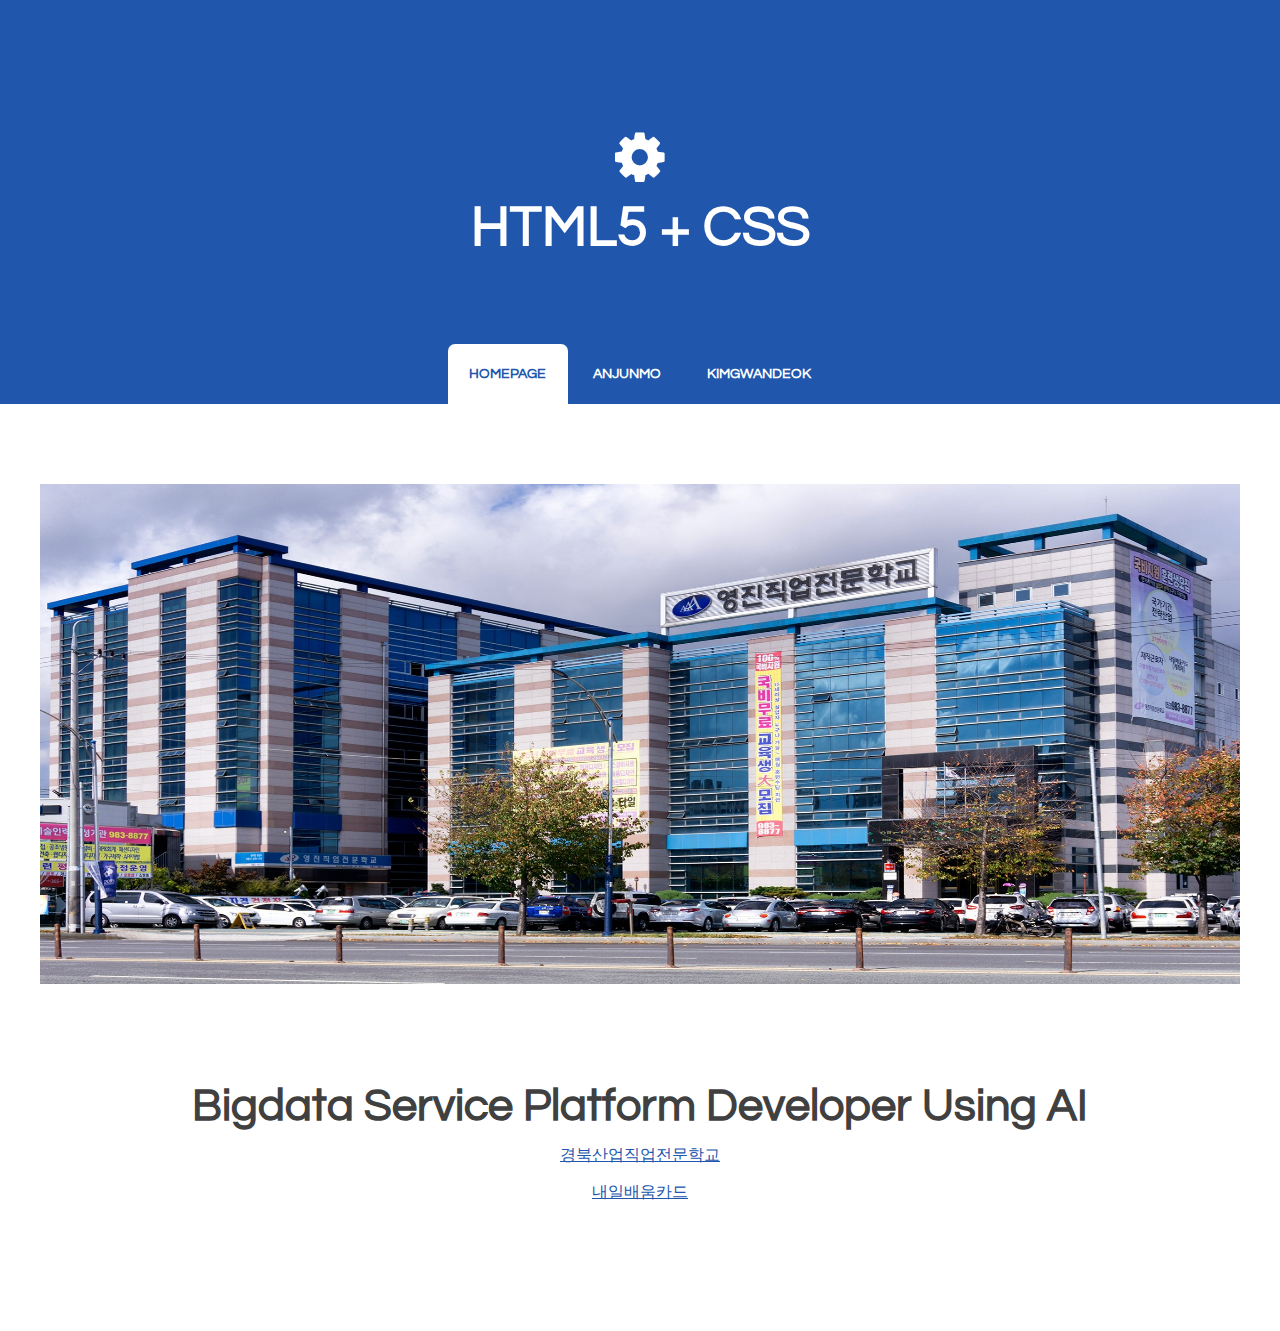
<file: index.html>
<!DOCTYPE html PUBLIC "-//W3C//DTD XHTML 1.0 Strict//EN" "http://www.w3.org/TR/xhtml1/DTD/xhtml1-strict.dtd">
<!--
Design by TEMPLATED
http://templated.co
Released for free under the Creative Commons Attribution License

Name       : Undeviating 
Description: A two-column, fixed-width design with dark color scheme.
Version    : 1.0
Released   : 20140322

-->
<html xmlns="http://www.w3.org/1999/xhtml">
<head>
<meta http-equiv="Content-Type" content="text/html; charset=utf-8" />
<title></title>
<meta name="keywords" content="" />
<meta name="description" content="" />
<link href="http://fonts.googleapis.com/css?family=Source+Sans+Pro:200,300,400,600,700,900|Quicksand:400,700|Questrial" rel="stylesheet" />
<link href="default.css" rel="stylesheet" type="text/css" media="all" />
<link href="fonts.css" rel="stylesheet" type="text/css" media="all" />

<!--[if IE 6]><link href="default_ie6.css" rel="stylesheet" type="text/css" /><![endif]-->

</head>
<body>
<div id="header-wrapper">
	<div id="header" class="container">
		<div id="logo">
        	<span class="icon icon-cog"></span>
			<h1><a href="#">HTML5 + CSS</a></h1>
		</div>
		<div id="menu">
			<ul>
				<li class="active"><a href="#" accesskey="1" title="">Homepage</a></li>
				<li ><a href="junmo.html" accesskey="2" title="">ANJUNMO</a></li>
				<li><a href="https://barnabas0506.github.io/webhosting_20210203/" accesskey="3" title="">KIMGWANDEOK</a></li>
			
			</ul>
		</div>
	</div>
</div>
<div class="wrapper">
	<div id="banner" class="container"><img src="images/본교1.jpg" width="1200" height="500" alt="" /></div>
	<div id="welcome" class="container">
    	
<div class="title">
	 
	<h2>Bigdata Service Platform Developer Using AI</h2>
	<br> 
	<a href="http://kb.or.kr/p/?j=56&edu_code=VmtaYVUySnRWa1pOVkU1UlZrUkJPUT09K00=">경북산업직업전문학교</a> <br> <br> 
	<a href="https://www.hrd.go.kr/hrdp/co/pcobo/PCOBO0100P.do?tracseId=AIG20200000286525&tracseTme=1&crseTracseSe=C0061&trainstCstmrId=500020019775#undefined">내일배움카드</a>
		</div>
		
	</div>
</body>
</html>
</file>
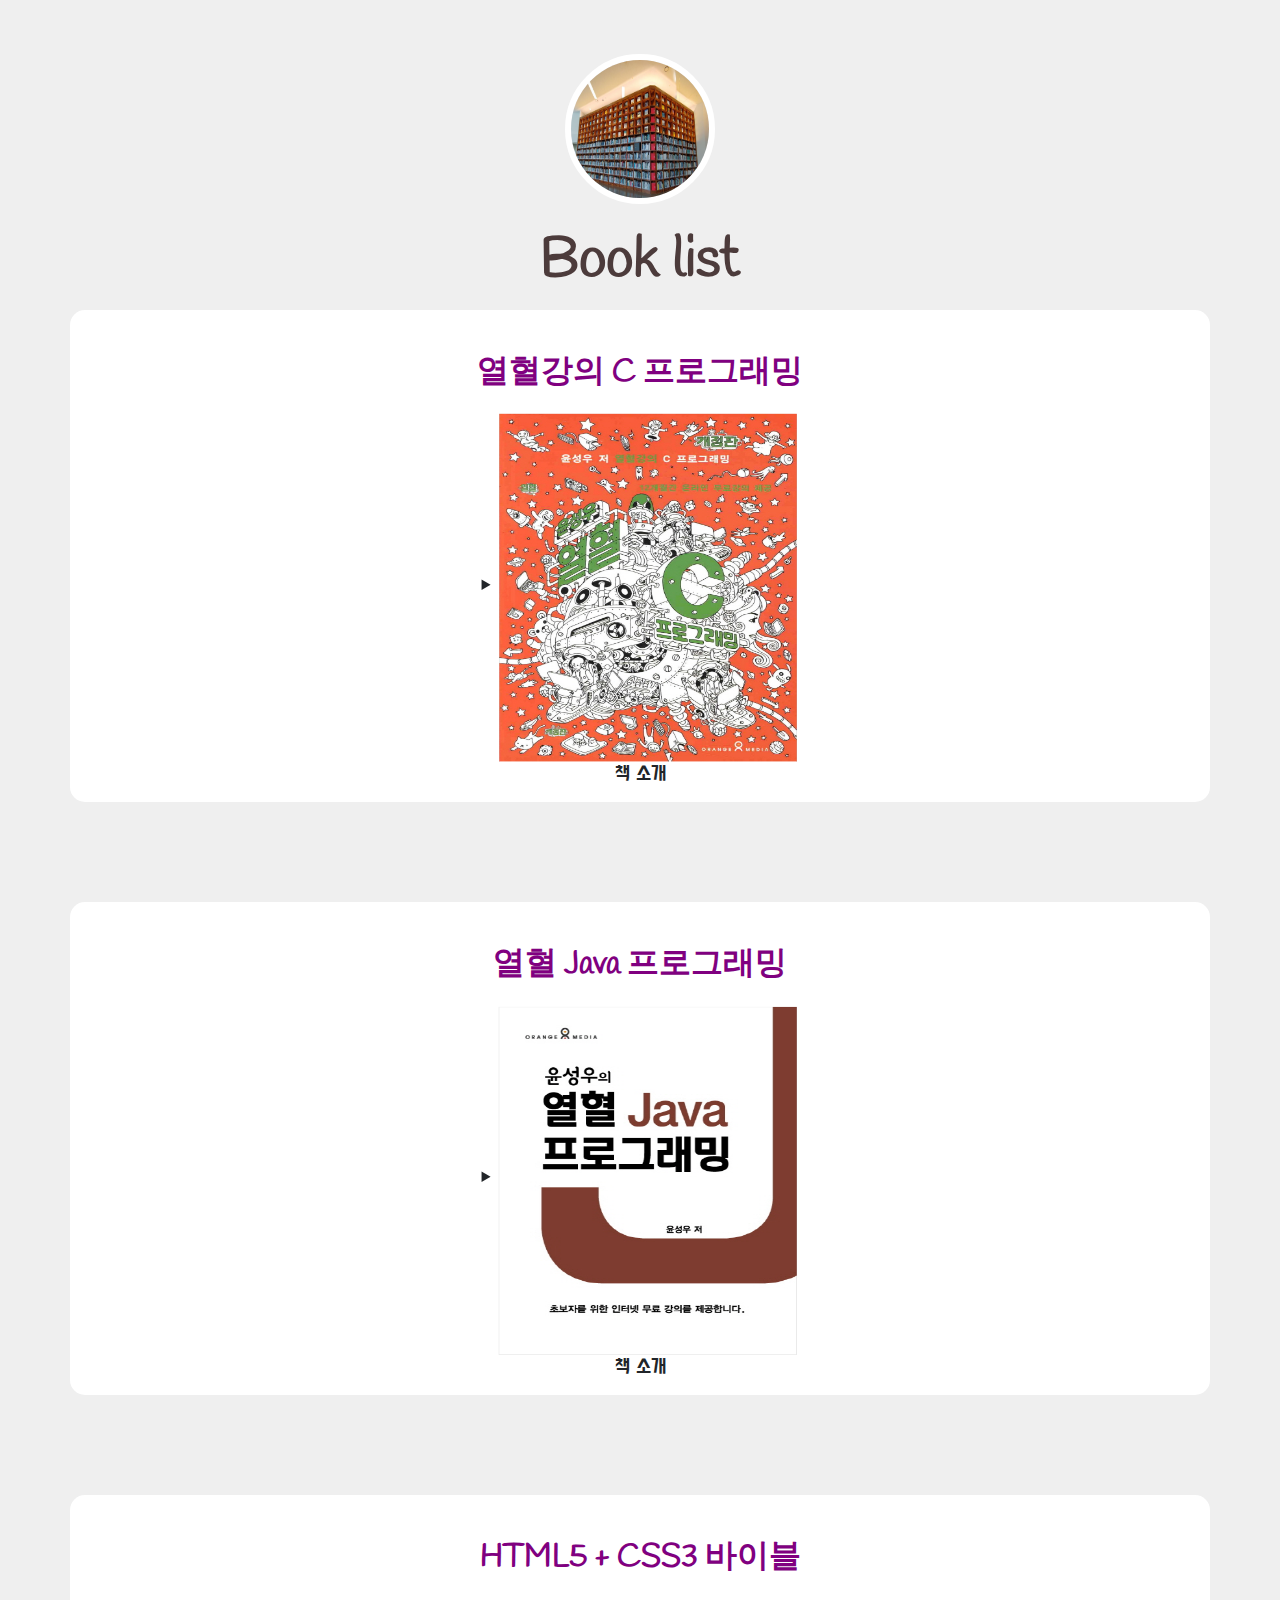
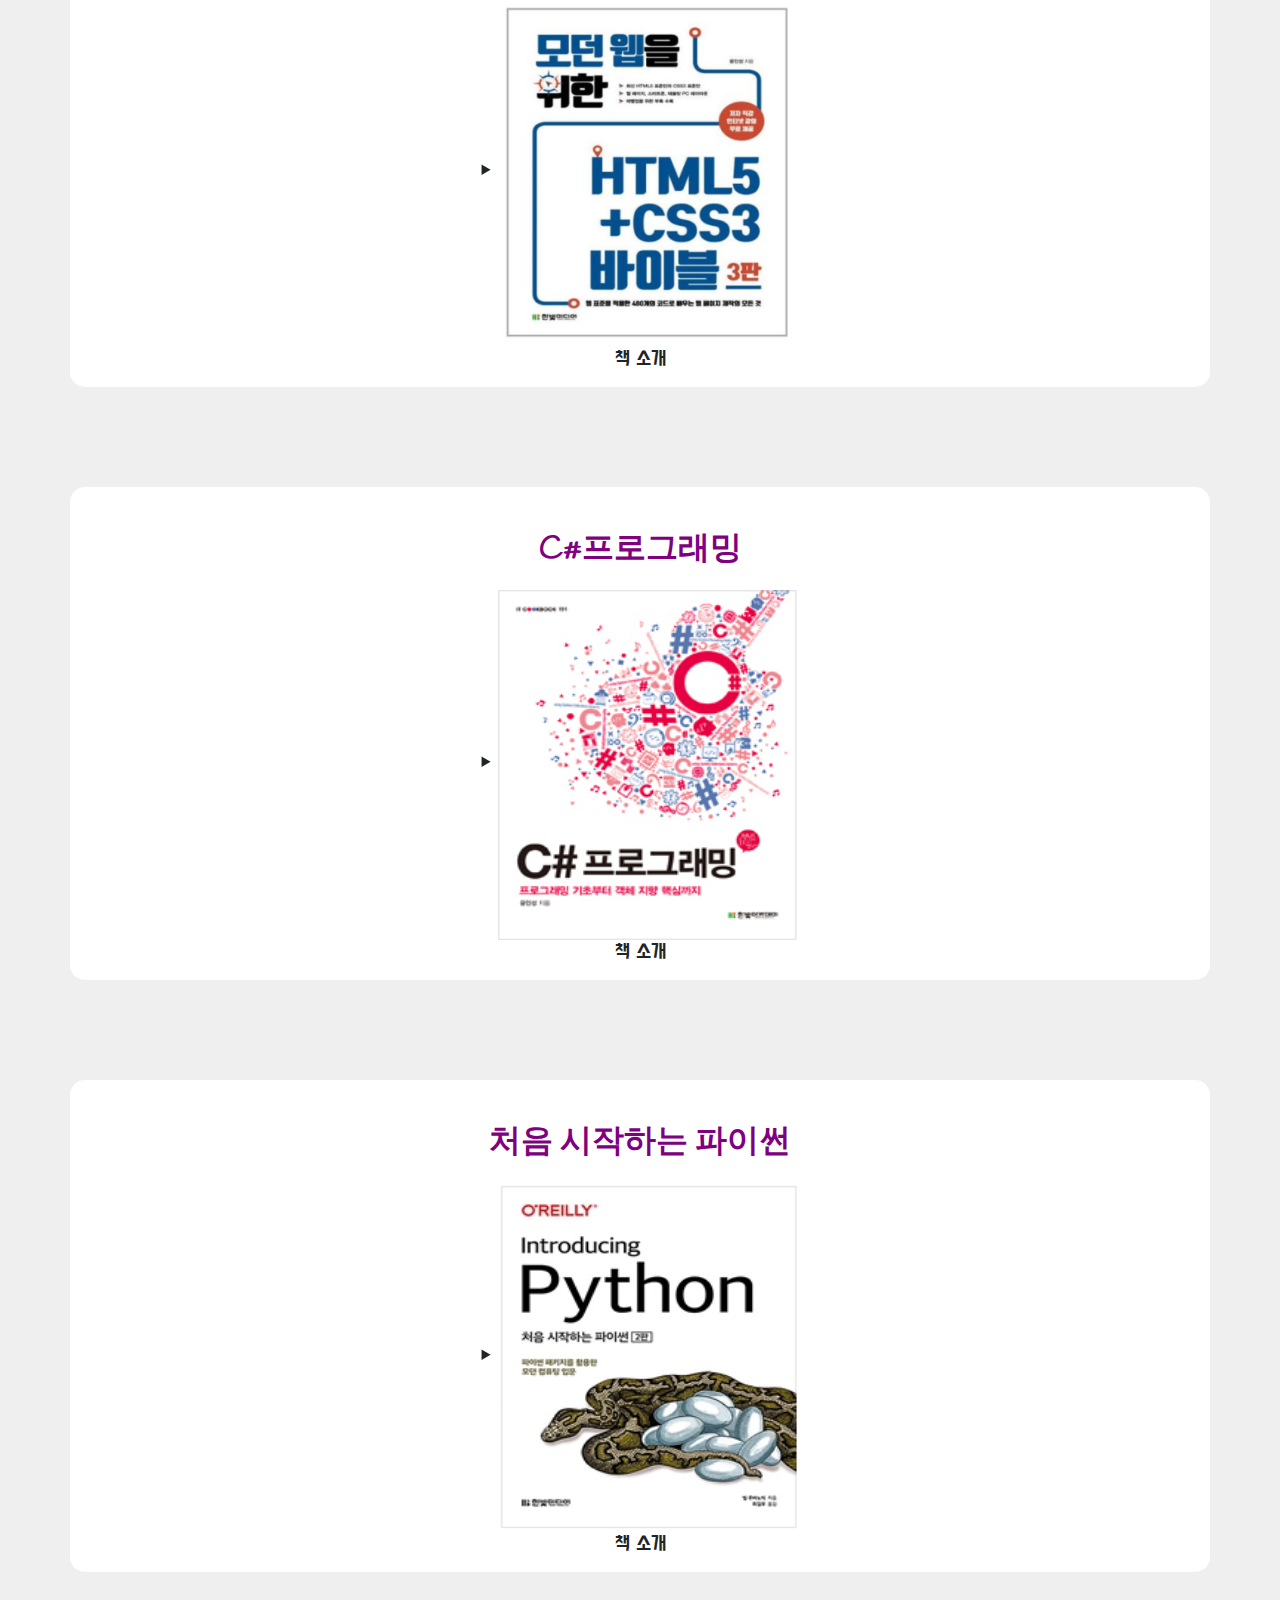
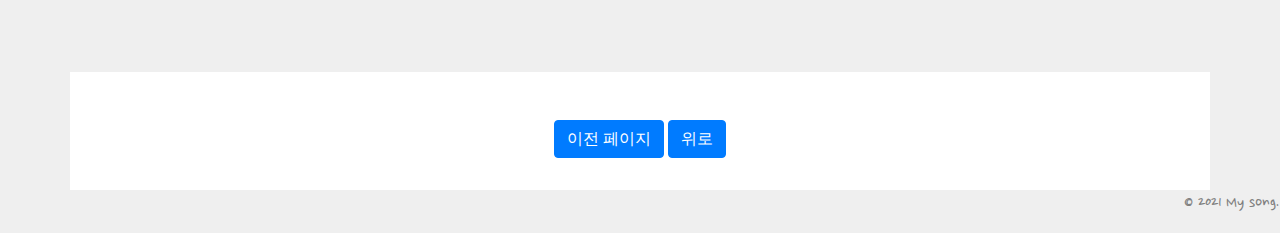
<file: book.html>
<!doctype html>
<html lang="en">

<head>
    <!-- Required meta tags -->
    <meta charset="utf-8">
    <meta name="viewport" content="width=device-width, initial-scale=1, shrink-to-fit=no">

    <!-- Bootstrap CSS -->
    <!-- <link rel="stylesheet" href="https://stackpath.bootstrapcdn.com/bootstrap/4.2.1/css/bootstrap.min.css" integrity="sha384-GJzZqFGwb1QTTN6wy59ffF1BuGJpLSa9DkKMp0DgiMDm4iYMj70gZWKYbI706tWS" crossorigin="anonymous"> -->
    <link rel="stylesheet" href="assets/css/song_02.css">
    <!-- <script src="https://kit.fontawesome.com/d2b0ba79a1.js" crossorigin="anonymous"></script> -->
    <link rel="stylesheet" href="assets/css/song.css">
    <link rel="preconnect" href="https://fonts.gstatic.com">
    <link href="https://fonts.googleapis.com/css2?family=Do+Hyeon&family=Nanum+Pen+Script&display=swap"
        rel="stylesheet">
    <link rel="preconnect" href="https://fonts.gstatic.com">
    <link href="https://fonts.googleapis.com/css2?family=Handlee&display=swap" rel="stylesheet">
    <link rel="preconnect" href="https://fonts.gstatic.com">
<link href="https://fonts.googleapis.com/css2?family=Do+Hyeon&display=swap" rel="stylesheet">
    <title>Personal Information</title>
    <style>
        p {
            font-family: 'Nanum Pen Script', cursive;
        }

        table,
        a {
            font-family: 'Do Hyeon', sans-serif, ;
        }
    </style>






</head>

<body class="bg-custom">

    <header id="header" class="container mx-auto">
        <figure id="img-div"></figure>
        <div id="image">
            <img src="images/book/책장.jpg" width="150" height="150" alt="">
        </div>
        <br>
        <figcaption id="img-caption" class="font-weight-bold display-4"> Book list </figcaption>
        </figure>
    </header>
    <section id="about-me" class="container bg-white text-center pt-4 pb-2">
        <h2 class="font-weight-bold display-5 mx-auto">열혈강의 C 프로그래밍</h2>
        <br>
        <details>
           
            <summary>
                
                <img src="images/book/Cbook.PNG" width="300" height="350" alt="">
                
                <h5 class="lyrics">책 소개</h5>
            </summary>

            <div class="my-4">
                <p>
                    윤성우 열형강의『C 프로그래밍』은 C언어에 대한 기본을 배울 수 있는 개론서이다. <br>
                    이 책은 총 4개의 파트로 구성이 되어 있다. C언어의 기본이 되는 내용들을 다루고 배열과 포인트에 대해서 다루고 구조체,<br>
                    매크로를 비롯한 파일 입출력에 대한 내용을 다루고 있다. 내용 중간 중간에 연습문제를 넣어 내용의 이해도를 점검할 수 있도록 <br>
                    구성하였으며 이해를 돕기 위한 인터넷 강의가 무료로 제공이 된다.<br>

                </p>

            </div>
        </details>
        <div class="text-right right">

        </div>
    </section>
    <section id="my-codeing-schedule" class="container bg-white text-center pt-4 pb-2 mx-auto">
        <h2 class="font-weight-bold display-5 mx-auto">열혈 Java 프로그래밍</h2>
        <br>
        <details>
            <summary>
            
                <img src="images/book/JAVAbook.PNG" width="300" height="350" alt=""> 
                <h5 class="lyrics">책 소개</h5>
            </summary>
               
            <div class="my-4">
                <p>
                    『윤성우의 열혈 JAVA 프로그래밍』은 최신 내용을 바탕으로 새롭게 집필된 자바책이다. <br>
                    자바 8이 발표되면서 초보자들에게 어려울 수 있는 문법적 요소가 상당수 포함이 되었으나 저자 특유의 쉽고 명확한 설명을 통해서 어렵지 않게 해당 내용들을 설명한 책이다. <br>
                    본서의 설명에는 독자들을 고려한 과하지 않은 스토리가 부분부분 담겨 있다. 때문에 상대적으로 재미를 느끼며 자바를 공부할 수 있다.<br>
                </p>
            </div>
        </details>
    </section>
    <section id="skills" class="container bg-white text-center pt-4 pb-2 mx-auto">
        <h2 class="font-weight-bold display-5 mx-auto">HTML5 + CSS3 바이블</h2>
        <br>
        <details>
            <summary>
                <img src="images/book/HTMLbook.PNG" width="300" height="350" alt="">
                <h5 class="lyrics">책 소개</h5>
            </summary>
            <div class="my-4">
                <p>
                    HTML5, CSS3를 배우는 것보다 더 중요한 것은 그것을 이용해 웹 페이지를 구현하는 것입니다. <br>
                    이 책은 HTML5 표준과 CSS3 표준을 사용하여 웹 페이지를 구현하는 방법을 중심으로 설명합니다. <br>
                    웹 페이지 레이아웃, 스마트폰 레이아웃, 태블릿 PC 레이아웃, 소셜커머스 메인 페이지 레이아웃을 담았습니다<br>
                </p>
            </div>
        </details>
    </section>
    <section id="contact" class="container bg-white text-center pt-4 pb-2 mx-auto">
        <h2 class="font-weight-bold display-5 mx-auto">C#프로그래밍</h2>
        <br>
        <details>
            <summary>
                <img src="images/book/C샵book.PNG" width="300" height="350" alt="">
                <h5 class="lyrics">책 소개</h5>
            </summary>
                
            <div class="my-4">
                <p>
                    프로그래밍 기초부터 객체 지향 핵심까지 다루고 있는 [C# 프로그래밍]. <br>
                    책은 C# 언어를 “실습 환경 구축 ▶ 기본예제 ▶ 응용예제/윈도 폼 ▶ 프로젝트” 순의 풍부한 예제와 함께 단계적으로 익힐 수 있도록 구성했다. <br>
                    장별 이론을 윈도 폼에 적용하여 비주얼한 실행 결과를 확인할 수 있어 학습자가 흥미를 잃지 않도록 도와주고, <br>
                    객체 지향 언어를 최대한 일반화해서 다루었기 때문에 다른 객체 지향 언어를 공부할 때에도 많은 도움이 될 것이다.<br>
                </p>

            </div>
        </details>
    </section>
    <section id="contact" class="container bg-white text-center pt-4 pb-2 mx-auto">
        <h2 class="font-weight-bold display-5 mx-auto">처음 시작하는 파이썬</h2>
        <br>
        <details>
            <summary>
                <img src="images/book/Pythonbook.PNG" width="300"  height="350" alt="">
                <h5 class="lyrics">책 소개</h5>
            </summary>
                
            <div class="my-4">
                <p>
                    이 책은 프로그래밍을 막 시작하는 입문자나, 이미 다른 프로그래밍 언어를 학습한 개발자가 파이썬을 쉽고 빠르게 배울 수 있게 안내한다. <br>
                    1판과 다르게 2판은 1부와 2부로 나뉘었다. 1부에서는 테스팅, 디버깅, 코드 재사용 방법, 기타 개발 팁과 모범 사례 등 파이썬 기본 개념을 설명한다.<br>
                    2부에서는 다양한 파이썬 도구와 비즈니스, 과학, 예술 등 여러 분야에서 사용하는 오픈 소스 패키지를 소개한다. <br>
                    각 장에서 배운 내용을 활용할 수 있도록 연습문제를 추가했고, 비동기 라이브러리, F-문자열 등 파이썬 3.7 기능도 새롭게 추가했다.<br>
                </p>

            </div>
        </details>
    </section>
   

    <section id="sing" class="container bg-white text-center pt-4 pb-2 mx-auto">
        <h4 class="font-weight-bold display-5 mx-auto"></h4>

        <div class="my-4 mx-auto">



            <a href="junmo.html" class="btn btn-primary">이전 페이지</a>
            <a href="#" class="btn btn-primary">위로</a>

        </div>
    </section>
    <footer id="foot" class="mt-0">
        <p class="text-right">&copy; 2021 My song.</p>
    </footer>



    <!-- Optional JavaScript -->
    <!-- jQuery first, then Popper.js, then Bootstrap JS -->
    <script src="https://code.jquery.com/jquery-3.3.1.slim.min.js"
        integrity="sha384-q8i/X+965DzO0rT7abK41JStQIAqVgRVzpbzo5smXKp4YfRvH+8abtTE1Pi6jizo" crossorigin="anonymous">
    </script>
    <script src="https://cdnjs.cloudflare.com/ajax/libs/popper.js/1.14.6/umd/popper.min.js"
        integrity="sha384-wHAiFfRlMFy6i5SRaxvfOCifBUQy1xHdJ/yoi7FRNXMRBu5WHdZYu1hA6ZOblgut" crossorigin="anonymous">
    </script>
    <script src="https://stackpath.bootstrapcdn.com/bootstrap/4.2.1/js/bootstrap.min.js"
        integrity="sha384-B0UglyR+jN6CkvvICOB2joaf5I4l3gm9GU6Hc1og6Ls7i6U/mkkaduKaBhlAXv9k" crossorigin="anonymous">
    </script>
</body>

</html>
</file>
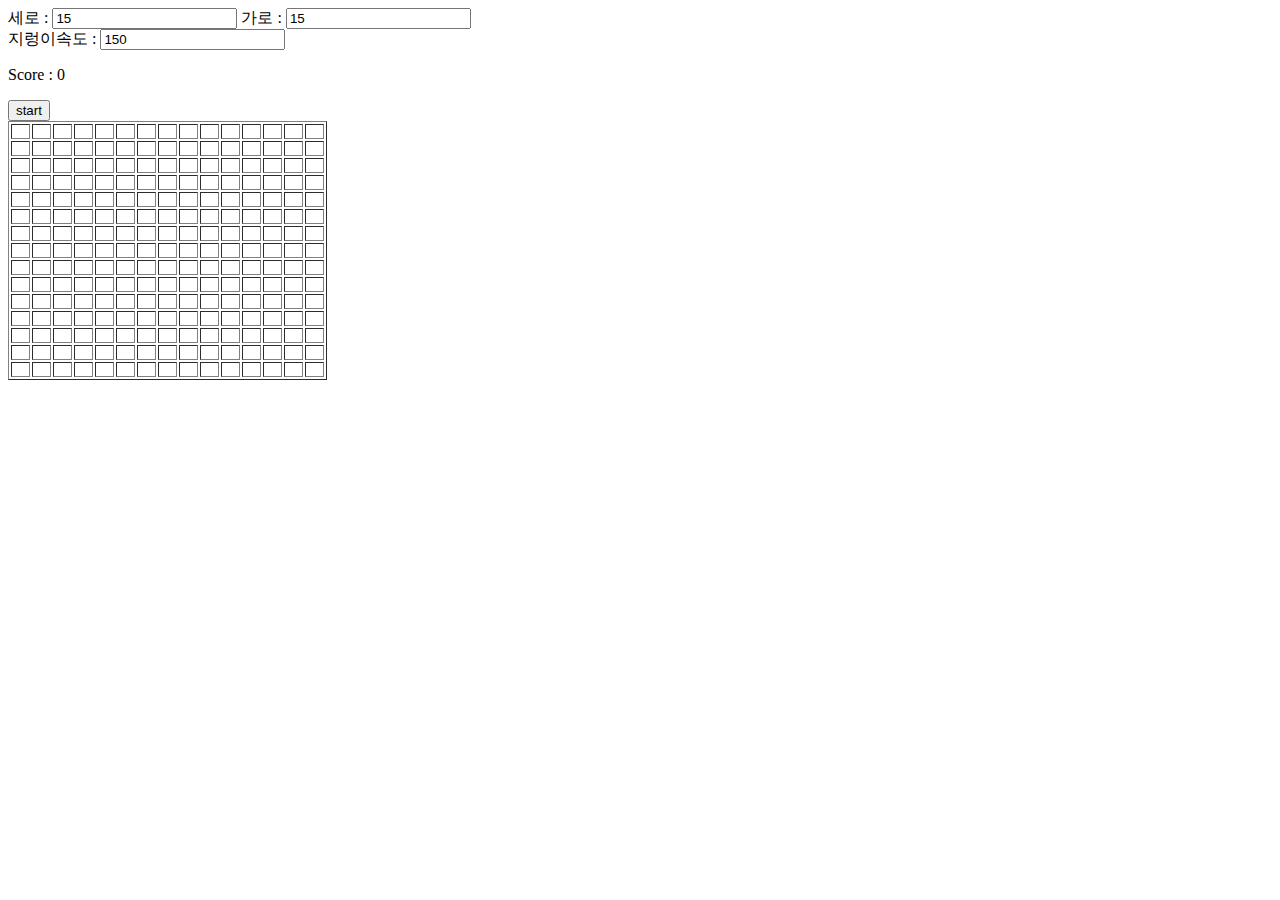
<file: game.html>
<!DOCTYPE html>
<html>
    <head>
        <title>지렁이 게임</title>
        
      
    </head>
    <body>
        
      
        <script type="text/javascript">
            window.onload = function() {
                document.getElementsByTagName("body")[0].innerHTML = '';
                createInput();
                getInputValue();
                createMap(mapRow, mapCol, 15, 15);
                createBtn();
            };
    
            // start/restart game
            var moveSnake, direction;
            var snakeSpeed = 150;
            var mapRow = 15;
            var mapCol = 15;
            var score = 0;
            function startGame() {
                getInputValue();
                if(mapRow >= 10 && mapCol >= 10) {
                document.getElementsByTagName("body")[0].innerHTML = '';
                snakeBody.splice(0);
                direction = 4;
                score = 0;
                clearInterval(moveSnake);
                createInput();
                createMap(mapCol, mapRow, 15, 15);
                createBtn();
                createSnake();
                createFood();
                moveSnake = setInterval(move, snakeSpeed);
                
                //when arrow(direction) key clicked
                document.onkeydown = function() {
                    var check = true; // prevent fast-click bug
                    if (event.keyCode == 38 && direction != 2) {
                        if (snakeHead - mapBlock.length / mapRow == snakeBody[0]) check = false;
                        if (check) direction = 1;
                    } else if (event.keyCode == 40 && direction != 1) {
                        if (snakeHead + mapBlock.length / mapRow == snakeBody[0]) check = false;
                        if (check) direction = 2;
                    } else if (event.keyCode == 37 && direction != 4) {
                        if (snakeHead - 1 == snakeBody[0]) check = false;
                        if (check) direction = 3;
                    } else if (event.keyCode == 39 && direction != 3) {
                        if (snakeHead + 1 == snakeBody[0]) check = false;
                        if (check) direction = 4;
                    }
                    check = true;
                }
                } else {alert("mapRow and mapCol must be bigger than 9");}
            } // startGame()
    
            //Make map(table)
            function createMap(col, row, width, height) {
                var table = "<table id='map' border='1'>";
    
                for (var i = 0; i < row; i++) {
                    table += "<tr>";
                    for (var k = 0; k < col; k++) {
                        table += "<td width='" + width + "' height='" + height + "'></td>";
                    }
                    table += "</tr>";
                }
                document.write(table);
            }
    
            //make button
            function createBtn() {
                document.write("<button id='btn'>start</button>");
                document.getElementById('btn').onclick = function() {
                    startGame();
                };
            }
    
            //make input
            function createInput() {
                document
                        .write("세로 : <input type='text' id='mapRow' value='" + mapRow + "'/>");
                document
                        .write(" 가로 : <input type='text' id='mapCol' value='" + mapCol + "'/><br/>");
                document
                        .write("지렁이속도 : <input type='text' id='speed'value='" + snakeSpeed + "'/><br/>");
                document.write("<p id='score'>Score : " + score + "</p>");
            }
    
            function getInputValue() {
                mapRow = document.getElementById("mapRow").value;
                mapCol = document.getElementById("mapCol").value;
                snakeSpeed = document.getElementById("speed").value;
            }
    
            //make snake
            var snakeHead;
            var snakeBody = new Array();
            var mapBlock = document.getElementsByTagName('td');
            function createSnake() {
                var startLength = 4;
                snakeHead = Math.floor((mapRow % 2 == 1) ? (mapBlock.length / 2)
                        : (mapBlock.length / 2 - mapCol / 2));
                mapBlock[snakeHead].style.backgroundColor = 'green';
                for (var i = 1; i < startLength; i++) {
                    snakeBody.push(snakeHead - i);
                    mapBlock[snakeHead - i].style.backgroundColor = 'black';
                }
            }
    
            //make food
            var food;
            function createFood() {
                var check = true;
                while (true) {
                    var ranLoc = Math.floor(Math.random() * mapBlock.length);
                    if (snakeHead != ranLoc) {
                        for (var i = 0; i < snakeBody.length; i++) {
                            if (snakeBody[i] == ranLoc) {
                                check = false;
                                break;
                            }
                        }
                        if (check) {
                            food = ranLoc;
                            mapBlock[ranLoc].style.backgroundColor = "red";
                            break;
                        }
                        check = true;
                    }
                }
            }
    
            //move snake
            var temp1, temp2;
            function moveTo(loc) {
                mapBlock[snakeHead].style.backgroundColor = 'white';
                mapBlock[loc].style.backgroundColor = 'green';
                for (var i = 0; i < snakeBody.length; i++) {
                    if (i == 0) {
                        mapBlock[snakeBody[i]].style.backgroundColor = 'white';
                        temp1 = snakeBody[i];
                        snakeBody[i] = snakeHead;
                        snakeHead = loc;
                        mapBlock[snakeBody[i]].style.backgroundColor = 'black';
                    } else {
                        mapBlock[snakeBody[i]].style.backgroundColor = 'white';
                        temp2 = snakeBody[i];
                        snakeBody[i] = temp1;
                        temp1 = temp2;
                        mapBlock[snakeBody[i]].style.backgroundColor = 'black';
                    }
                }
            }
    
            function moveUp() { //1
                var nextLoc = snakeHead - mapBlock.length / mapRow;
                if (nextLoc >= 0) {
                    moveTo(nextLoc);
                } else {
                    gameOver();
                }
            }
    
            function moveDown() { //2
                var nextLoc = snakeHead + mapBlock.length / mapRow;
                if (nextLoc < mapBlock.length) {
                    moveTo(nextLoc);
                } else {
                    gameOver();
                }
            }
    
            function moveLeft() { //3
                var nextLoc = snakeHead - 1;
                if ((nextLoc + 1) % mapCol != 0) {
                    moveTo(nextLoc);
                } else {
                    gameOver();
                }
            }
    
            function moveRight() { //4
                var nextLoc = snakeHead + 1;
                if (nextLoc % mapCol != 0) {
                    moveTo(nextLoc);
                } else {
                    gameOver();
                }
            }
    
            function move() {
                switch (direction) {
                case 1:
                    moveUp();
                    break;
                case 2:
                    moveDown();
                    break;
                case 3:
                    moveLeft();
                    break;
                case 4:
                    moveRight();
                    break;
                }
    
                for (var i = 0; i < snakeBody.length; i++) {
                    if (snakeHead == snakeBody[i]) {
                        gameOver();
                        break;
                    }
                }
    
                if (snakeHead == food)
                    eat();
            }
    
            function eat() {
                snakeBody.push(temp2);
                mapBlock[temp2].style.backgroundColor = "black";
                score++;
                document.getElementById("score").innerHTML = "Score : " + score;
                createFood();
            }
    
            function gameOver() {
                clearInterval(moveSnake);
                alert("Game Over!");
            }
            </script>

            
    </body>
</html>
</file>
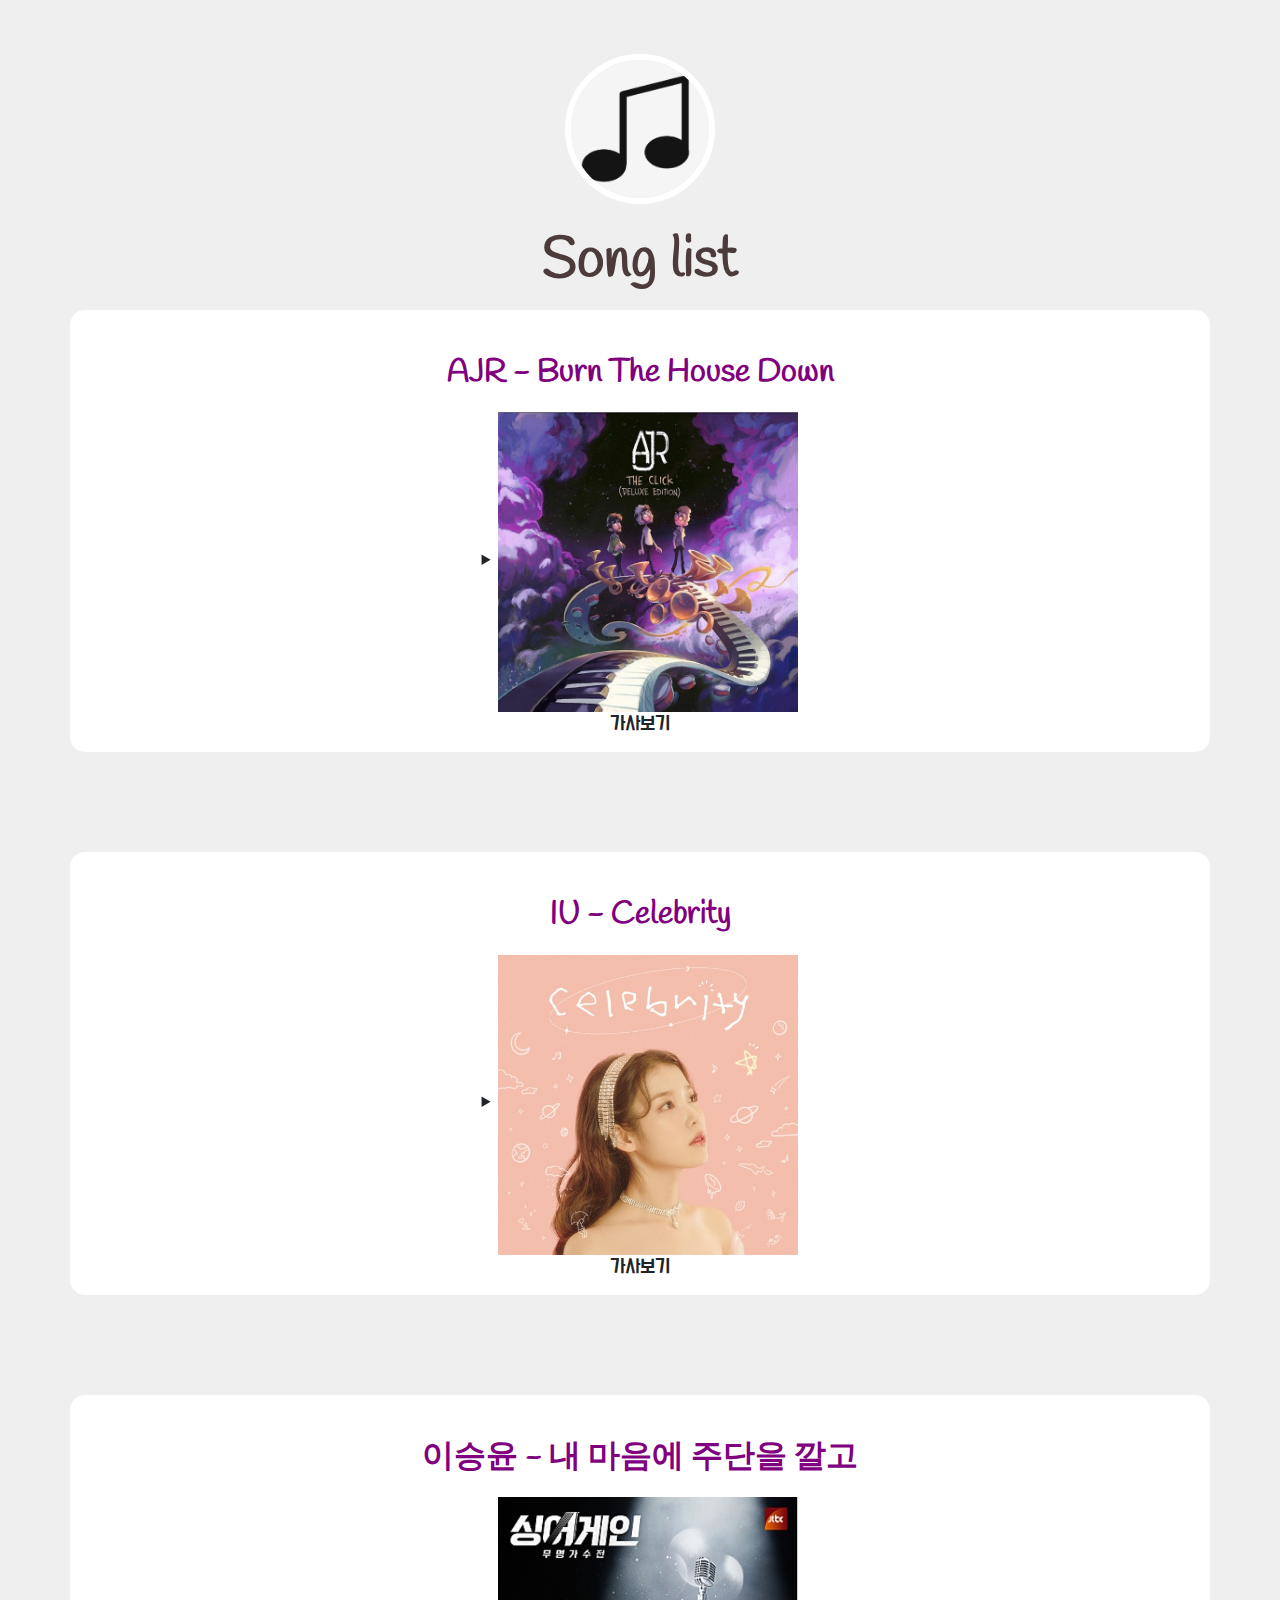
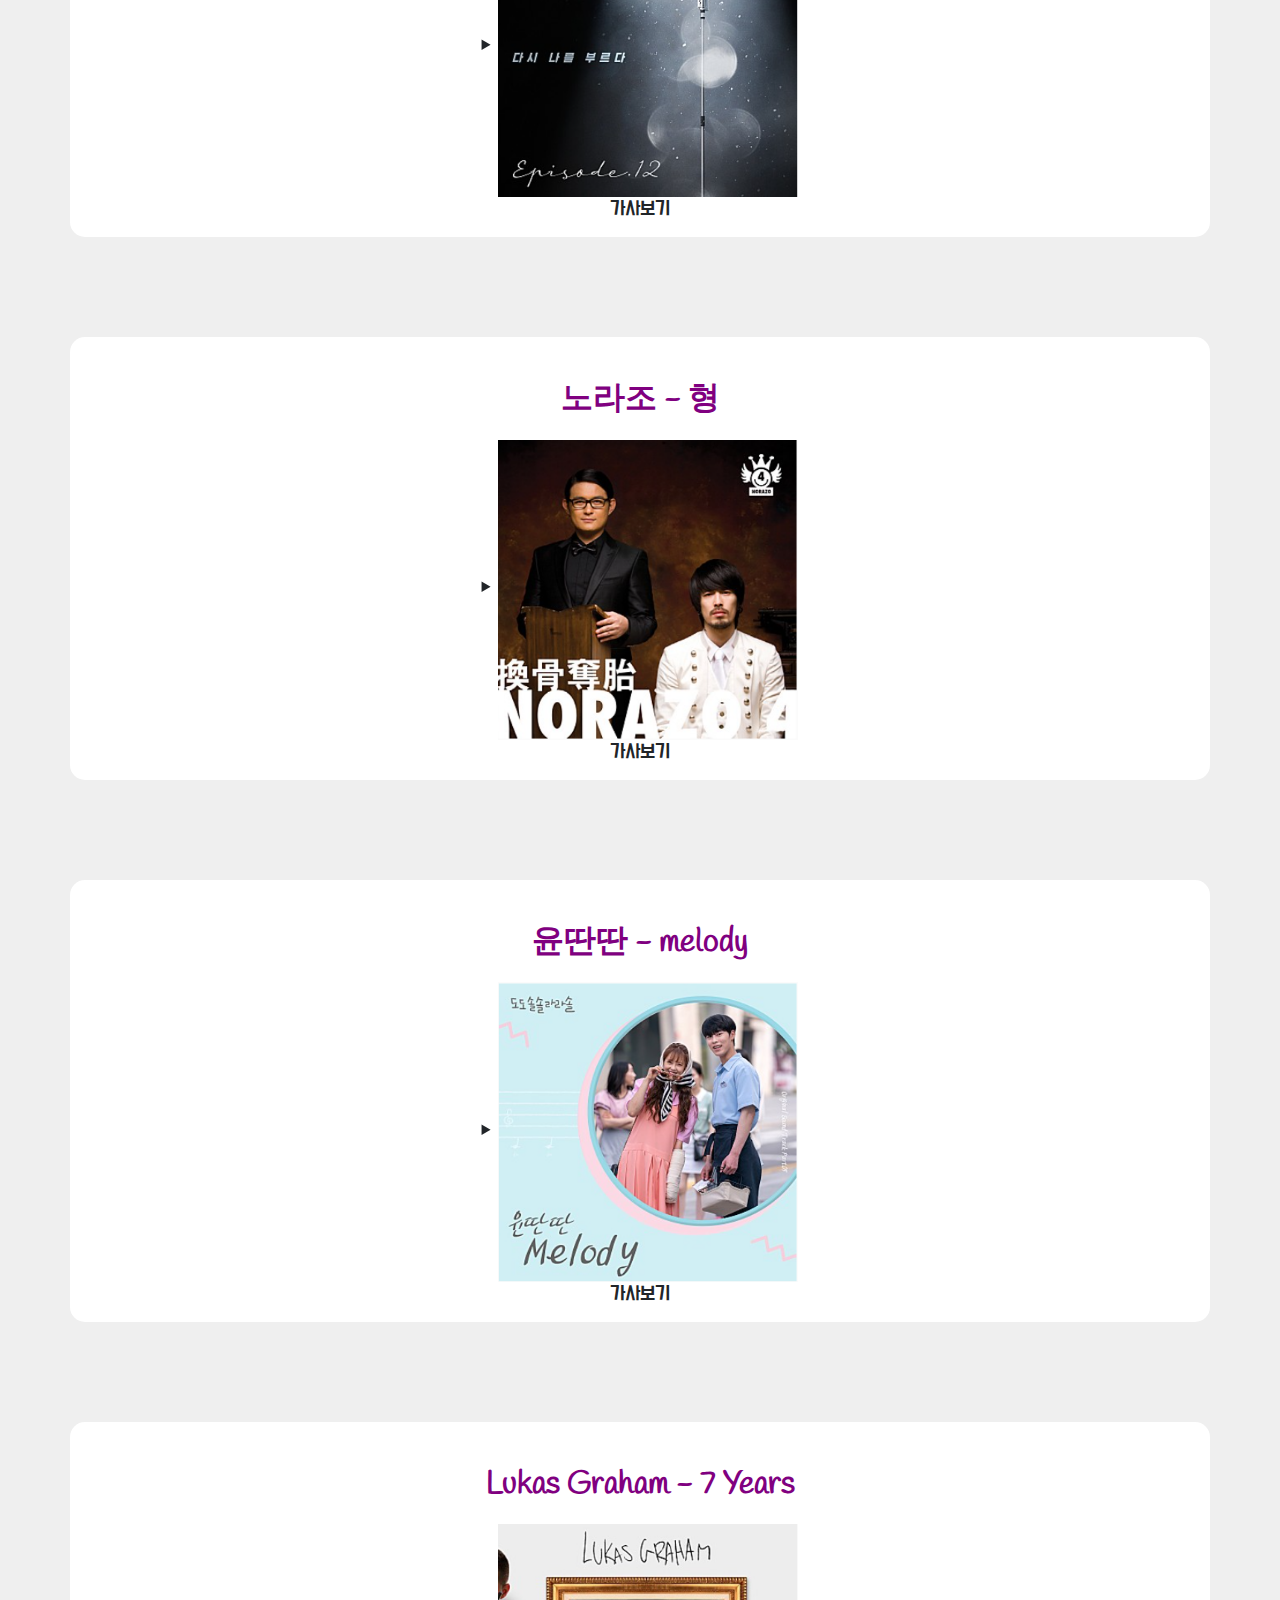
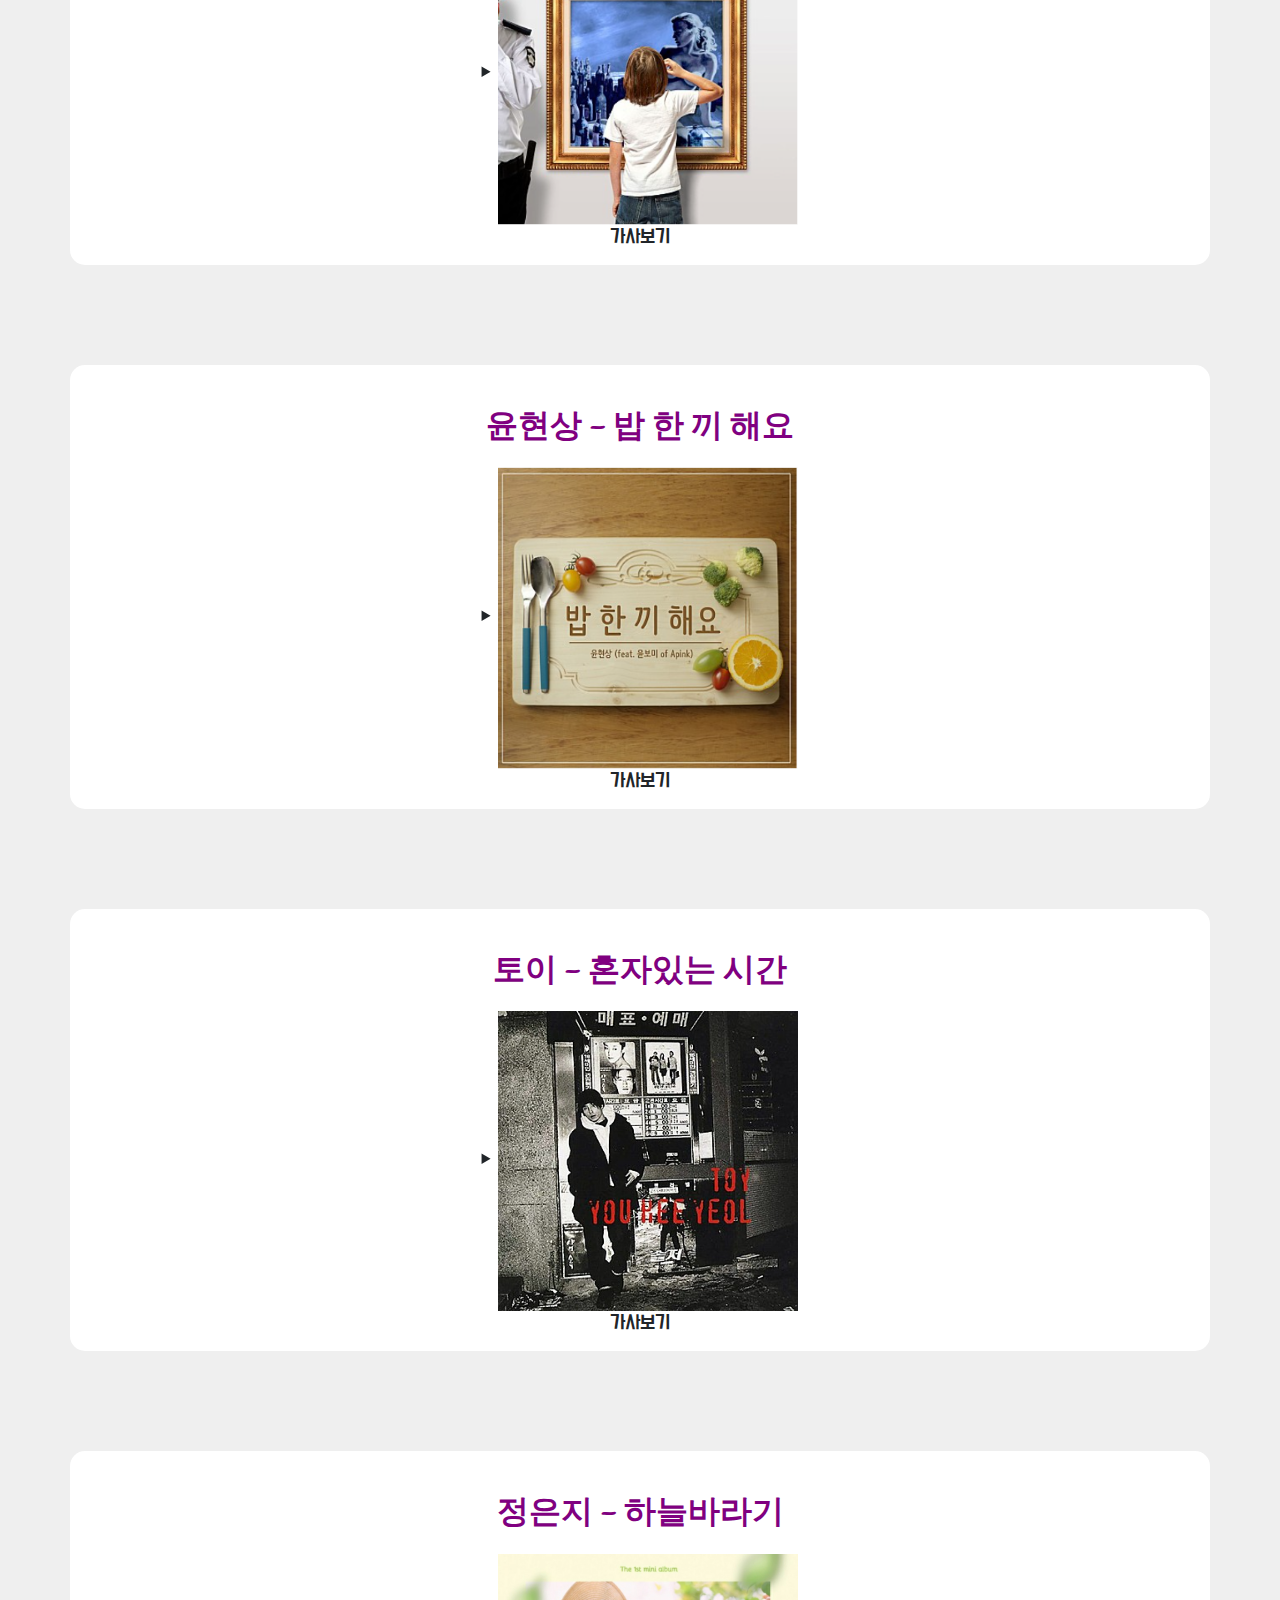
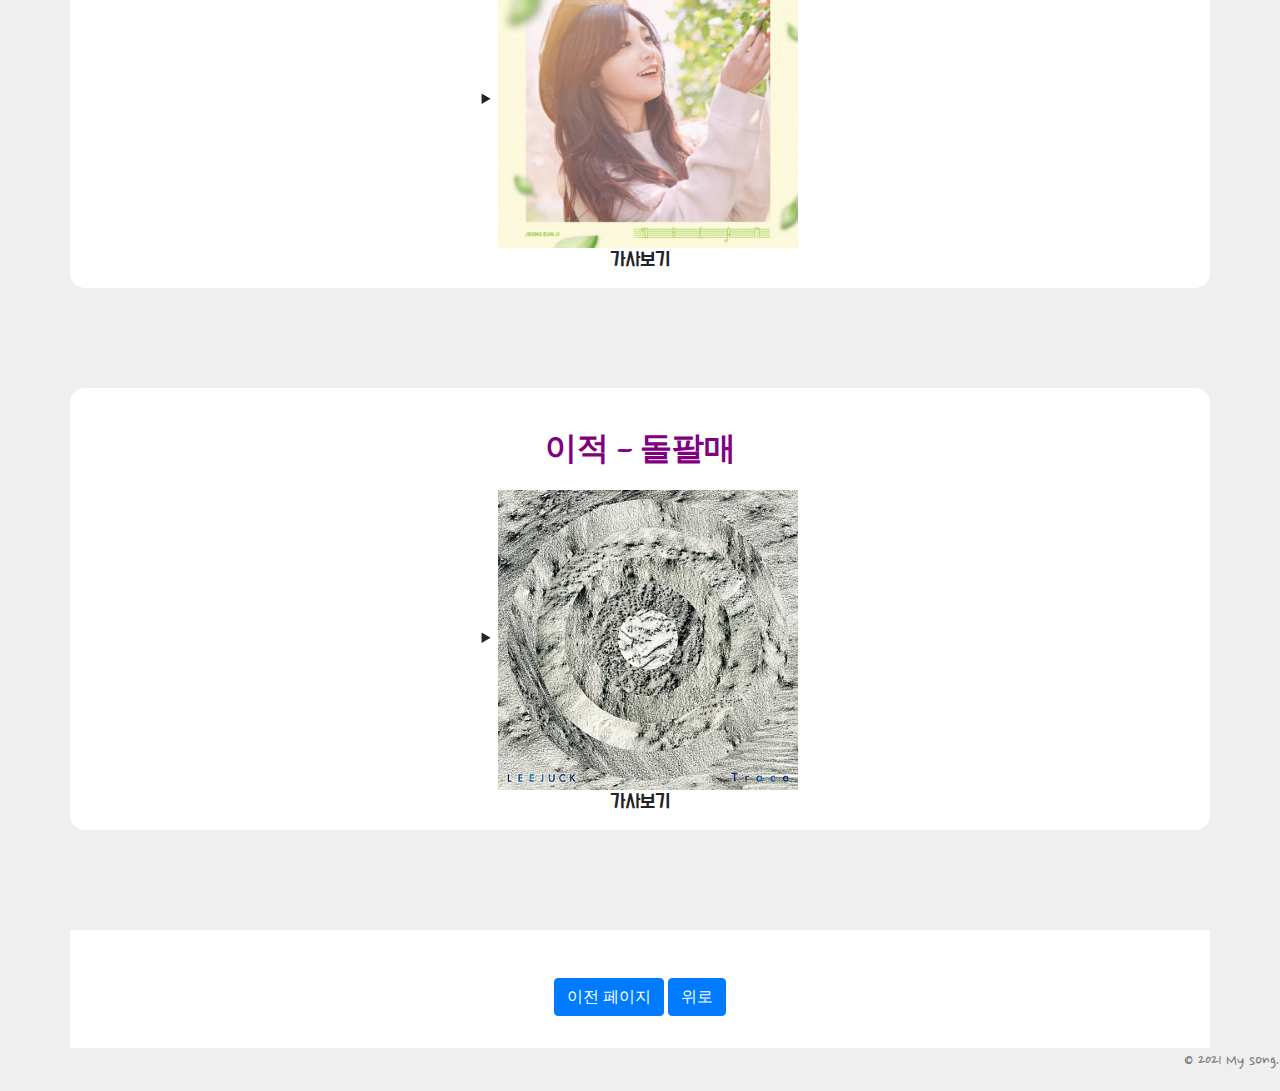
<file: song.html>
<!doctype html>
<html lang="en">

<head>
    <!-- Required meta tags -->
    <meta charset="utf-8">
    <meta name="viewport" content="width=device-width, initial-scale=1, shrink-to-fit=no">

    <!-- Bootstrap CSS -->
    <!-- <link rel="stylesheet" href="https://stackpath.bootstrapcdn.com/bootstrap/4.2.1/css/bootstrap.min.css" integrity="sha384-GJzZqFGwb1QTTN6wy59ffF1BuGJpLSa9DkKMp0DgiMDm4iYMj70gZWKYbI706tWS" crossorigin="anonymous"> -->
    <link rel="stylesheet" href="assets/css/song_02.css">
    <!-- <script src="https://kit.fontawesome.com/d2b0ba79a1.js" crossorigin="anonymous"></script> -->
    <link rel="stylesheet" href="assets/css/song.css">
    <link rel="preconnect" href="https://fonts.gstatic.com">
    <link href="https://fonts.googleapis.com/css2?family=Do+Hyeon&family=Nanum+Pen+Script&display=swap"
        rel="stylesheet">
    <link rel="preconnect" href="https://fonts.gstatic.com">
    <link href="https://fonts.googleapis.com/css2?family=Handlee&display=swap" rel="stylesheet">
    <link rel="preconnect" href="https://fonts.gstatic.com">
<link href="https://fonts.googleapis.com/css2?family=Do+Hyeon&display=swap" rel="stylesheet">
    <title>Personal Information</title>
    <style>
        p {
            font-family: 'Nanum Pen Script', cursive;
        }

        table,
        a {
            font-family: 'Do Hyeon', sans-serif, ;
        }
    </style>






</head>

<body class="bg-custom">

    <header id="header" class="container mx-auto">
        <figure id="img-div"></figure>
        <div id="image">
            <img src="images/music/음표.PNG" width="150" height="150" alt="">
        </div>
        <br>
        <figcaption id="img-caption" class="font-weight-bold display-4"> Song list </figcaption>
        </figure>
    </header>
    <section id="about-me" class="container bg-white text-center pt-4 pb-2">
        <h2 class="font-weight-bold display-5 mx-auto">AJR - Burn The House Down</h2>
        <br>
        <details>
           
            <summary>
                
                <img src="images/music/AJR.jpg" width="300" height="300" alt="">
                
                <h5 class="lyrics">가사보기</h5>
            </summary>

            <div class="my-4">
                <p>
                    Used to keep it cool<br>
                    Used to be a fool <br>
                    All about the bounce in my step<br>
                    Watch it on the news<br>
                    Whatcha gonna do?<br>
                    I could hit refresh and forget<br>
                    Used to keep it cool<br>
                    Should I keep it light?<br>
                    Stay out of the fight?<br>
                    No one's gonna listen to me<br>
                    If I write a song<br>
                    Preaching what is wrong<br>
                    Will they let me sing on TV?<br>
                    Should I keep it light?<br>
                    Is that right?<br>
                    Way up, way up we go<br>
                    Been up and down that road<br>
                    Way up, way up, oh no<br>
                    We gon' burn the whole house down<br>
                    Watch me stand in the line<br>
                    You're only serving lies<br>
                    You've got something to hide<br>
                    We gon' burn the whole house down<br>
                    We gon' burn the whole house down<br>
                    Yeah, used to let it go<br>
                    Walk into the show<br>
                    Gawking at the tricks up your sleeve<br>
                    Too good to be true<br>
                    Fool, I'm in a room<br>
                    Full of entertainers and thieves<br>
                    Used to let it go<br>
                    Woah, oh no<br>
                    Way up, way up we go<br>
                    Been up and down that road<br>
                    Way up, way up, oh no<br>
                    We gon' burn the whole house down<br>
                    Watch me stand in the line<br>
                    You're only serving lies<br>
                    You've got something to hide<br>
                    We gon' burn the whole house down<br>
                    We gon' burn the whole house down<br>
                    Should I hang my head low?<br>
                    Should I bite my tongue?<br>
                    Or should I march with every stranger from Twitter to get shit done?<br>
                    Used to hang my head low<br>
                    Now I hear it loud<br>
                    Every stranger from Twitter is gonna burn this down<br>
                    Way up, way up we go<br>
                    Been up and down that road<br>
                    Way up, way up, oh no<br>
                    We gon' burn the whole house down<br>
                    Watch me stand in the line (whoa oh)<br>
                    You're only serving lies (yeah)<br>
                    You've got something to hide<br>
                    We gon' burn the whole house down<br>
                    (Woah oh, yeah)<br>
                    We gon' burn the whole house down<br>
                    We burn it down, we burn it down<br>
                    We gon' burn the whole house down <br>
                </p>

            </div>
        </details>
        <div class="text-right right">

        </div>
    </section>
    <section id="my-codeing-schedule" class="container bg-white text-center pt-4 pb-2 mx-auto">
        <h2 class="font-weight-bold display-5 mx-auto">IU - Celebrity</h2>
        <br>
        <details>
            <summary>
            
                <img src="images/music/IU.jpg" width="300" height="300" alt=""> 
                <h5 class="lyrics">가사보기</h5>
            </summary>
               
            <div class="my-4">
                <p>
                    세상의 모서리<br>
                    구부정하게 커버린<br>
                    골칫거리 outsider<br>
                    걸음걸이, 옷차림,<br>
                    이어폰 너머 play list<br>
                    음악까지 다 minor<br>
                    넌 모르지<br>
                    떨군 고개 위<br>
                    환한 빛 조명이<br>
                    어딜 비추는지<br>
                    느려도 좋으니<br>
                    결국 알게 되길<br>
                    The one and only<br>
                    You are my celebrity<br>
                    잊지마 넌 흐린 어둠 사이<br>
                    왼손으로 그린 별 하나<br>
                    보이니 그 유일함이 얼마나<br>
                    아름다운지 말야<br>
                    You are my celebrity<br>
                    celebrity<br>
                    You are my celebrity<br>
                    지쳐버린 표정 마치<br>
                    전원을 꺼놓은 듯이<br>
                    심장소린 too quiet<br>
                    네가 가진 반짝거림,<br>
                    상상력, identity<br>
                    까지 모조리 diet<br>
                    넌 모르지<br>
                    아직 못다 핀<br>
                    널 위해 쓰여진<br>
                    오래된 사랑시<br>
                    헤매도 좋으니<br>
                    웃음 짓게 되길<br>
                    The one and only<br>
                    You are my celebrity<br>
                    잊지마 넌 흐린 어둠 사이<br>
                    왼손으로 그린 별 하나<br>
                    보이니 그 유일함이 얼마나<br>
                    아름다운지 말야<br>
                    You are my celebrity<br>
                    발자국마다 이어진 별자리<br>
                    그 서투른 걸음이 새겨놓은 밑그림<br>
                    오롯이 너를 만나러 가는 길<br>
                    그리로 가면 돼 점선을 따라<br>
                    잊지마 이 오랜 겨울 사이<br>
                    언 틈으로 피울 꽃 하나<br>
                    보이니 하루 뒤 봄이 얼마나<br>
                    아름다울지 말야<br>
                    You are my celebrity<br>
                    celebrity<br>
                    You are my celebrity <br>
                </p>
            </div>
        </details>
    </section>
    <section id="skills" class="container bg-white text-center pt-4 pb-2 mx-auto">
        <h2 class="font-weight-bold display-5 mx-auto">이승윤 - 내 마음에 주단을 깔고</h2>
        <br>
        <details>
            <summary>
                <img src="images/music/싱어게인.PNG" width="300" height="300" alt="">
                <h5 class="lyrics">가사보기</h5>
            </summary>
            <div class="my-4">
                <p>
                    내 마음에 주단을 깔고<br>
                    그대 길목에 서서<br>
                    예쁜 촛불로 그대를 맞으리<br>
                    향그러운 꽃길로 가면<br>
                    나는 나비가 되어<br>
                    그대 마음에 날아가 앉으리<br>
                    내 마음에 주단을 깔고<br>
                    그대 길목에 서서<br>
                    예쁜 촛불로 그대를 맞으리<br>
                    향그러운 꽃길로 가면<br>
                    나는 나비가 되어<br>
                    그대 마음에 날아가 앉으리<br>
                    아 한마디 말이 노래가 되고<br>
                    시가 되고<br>
                    내 마음에 주단을 깔고<br>
                    그대 위해 노래 부르리<br>
                    그대는 아는가 이 마음<br>
                    주단을 깔아논 내 마음<br>
                    사뿐히 밟으며 와주오<br>
                    그대는 아는가 이 마음<br>
                    내 마음에 주단을 깔고<br>
                    그대 길목에 서서<br>
                    예쁜 촛불로 그대를 맞으리<br>
                    향그러운 꽃길로 가면<br>
                    나는 나비가 되어<br>
                    그대 마음에 날아가 앉으리<br>
                    아 한마디 말이 노래가 되고<br>
                    시가 되고<br>
                    내 마음에 주단을 깔고<br>
                    그대 위해 노래 부르리<br>
                    그대는 아는가 이 마음<br>
                    주단을 깔아논 내 마음<br>
                    사뿐히 밟으며 와주오<br>
                    그대는 아는가 이 마음<br>
                    그대는 아는가 이 마음<br>
                    주단을 깔아논 내 마음<br>
                    사뿐히 밟으며 와주오<br>
                    그대는 아는가 이 마음<br>
                </p>
            </div>
        </details>
    </section>
    <section id="contact" class="container bg-white text-center pt-4 pb-2 mx-auto">
        <h2 class="font-weight-bold display-5 mx-auto">노라조 - 형</h2>
        <br>
        <details>
            <summary>
                <img src="images/music/형.PNG" width="300" alt="">
                <h5 class="lyrics">가사보기</h5>
            </summary>
                
            <div class="my-4">
                <p>
                    삶이란 시련과 같은 말이야<br>
                    고개좀 들고 어깨펴 짜샤<br>
                    형도 그랬단다<br>
                    죽고싶었지만 견뎌 보니<br>
                    괜찮더라<br>

                    맘껏 울어라<br>
                    억지로 버텨라<br>
                    내일은 내일의<br>
                    해가 뜰테니<br>

                    바람이 널 흔들고<br>
                    소나기 널 적셔도<br>
                    살아야 갚지 않겠니<br>

                    더 울어라<br>
                    젊은 인생아<br>
                    져도 괜찮아<br>
                    넘어지면 어때<br>

                    살다보면<br>
                    살아가다보면<br>
                    웃고 떠들며 이날을<br>
                    넌 추억할테니<br>

                    세상에 혼자라 느낄테지<br>
                    그마음 형도 다 알아 짜샤<br>
                    사람을 믿었고 사람을 잃어버린 자<br>
                    어찌 너 뿐이랴<br>

                    맘껏 울어라 억지로 버텨라<br>
                    내일은 내일의 해가 뜰테니<br>

                    더 울어라 젊은 인생아<br>
                    져도 괜찮아 넘어지면 어때<br>

                    살다보면<br>
                    살아가다보면<br>
                    웃고 떠들며 이날을 넌 추억할테니<br>

                    세상이 널 뒤통수 쳐도<br>
                    소주 한잔에 타서 털어버려<br>
                    부딪치고 실컷 깨지면서<br>
                    살면 그게 인생다야<br>

                    넌 멋진놈이야<br>
                </p>

            </div>
        </details>
    </section>
    <section id="contact" class="container bg-white text-center pt-4 pb-2 mx-auto">
        <h2 class="font-weight-bold display-5 mx-auto">윤딴딴 - melody</h2>
        <br>
        <details>
            <summary>
                <img src="images/music/melody.PNG" width="300" alt="">
                <h5 class="lyrics">가사보기</h5>
            </summary>
                
            <div class="my-4">
                <p>
                    내가 본 그녀의 처음 모습은<br>
                    마치 피아노 위의 새하얀 건반 같아<br>
                    투명한 눈빛 그 안에 비춰진 내 모습도<br>
                    맑아질 것처럼<br>
                    오늘은 내게 어떤 표정 지을까<br>
                    자꾸만 난 궁금해져<br>
                    그녀 작은 표정 하나하나가<br>
                    새로운 음악 같아<br>
                    Melody Melody<br>
                    너의 앞에서면 귓가에 흘려오는<br>
                    Melody Melody<br>
                    내 심장을 막 뛰게 하네<br>
                    Melody<br>
                    피아노 앞에서 노랠 부르는<br>
                    어린 소녀 어여쁜 그 표정이 떠올라<br>
                    상상만으로 내 맘도 참 기분이 좋아져<br>
                    네가 더 좋아져<br>
                    오늘은 내게 어떤 말을 건넬까<br>
                    한번 더 난 궁금해져<br>
                    저 멀리서 들려오는 목소리<br>
                    Oh 음악 같아<br>
                    Melody Melody<br>
                    너의 앞에서면 귓가에 흘려오는<br>
                    Melody Melody<br>
                    내 심장을 막 뛰게 하네<br>
                    Oh Melody<br>
                    그대의 마음 담아 노래해줘요<br>
                    Oh 내게 들려줘요<br>
                    Melody Melody<br>
                    너의 앞에서면 귓가에 흘려오는<br>
                    Melody Melody<br>
                    내 심장을 막 뛰게 하는<br>
                    Melody Melody<br>
                    너의 손에 맞춰 내 맘이 춤을 추듯<br>
                    Melody Melody<br>
                    사랑의 노랠 들려줘요<br>
                    Melody<br>
                    Melody<br>
                    그대 따라 나 걸음 맞춰<br>
                    Melody Melody<br>
                    그대는 내 맘에 부는<br>
                    내 Melody<br>
                </p>

            </div>
        </details>
    </section>
    <section id="contact" class="container bg-white text-center pt-4 pb-2 mx-auto">
        <h2 class="font-weight-bold display-5 mx-auto">Lukas Graham - 7 Years</h2>
        <br>
        <details>
            <summary>
                <img src="images/music/7years.PNG" width="300" alt="">
                <h5 class="lyrics">가사보기</h5>
            </summary>
                
            <div class="my-4">
                <p>
                    Once I was seven years old, my mama told me<br>
                    Go make yourself some friends or you'll be lonely<br>
                    Once I was seven years old<br>
                    It was a big big world, but we thought we were bigger<br>
                    Pushing each other to the limits, we were learning quicker<br>
                    By 11 smoking herb and drinking burning liquor<br>
                    Never rich so we were out to make that steady figure<br>
                    Once I was 11 years old, my daddy told me<br>
                    Go get yourself a wife or you'll be lonely<br>
                    Once I was 11 years old<br>
                    I always had that dream like my daddy before me<br>
                    So I started writing songs, I started writing stories<br>
                    Something about the glory, just always seemed to bore me<br>
                    'Cause only those I really love will ever really know me<br>
                    Once I was 20 years old, my story got told<br>
                    Before the morning sun, when life was lonely<br>
                    Once I was 20 years old<br>
                    (Lukas Graham)<br>
                    I only see my goals, I don't believe in failure<br>
                    'Cause I know the smallest voices, they can make it major<br>
                    I got my boys with me atleast those in favor<br>
                    And if we don't meet before I leave, I hope I'll see you later<br>
                    Once I was 20 years old, my story got told<br>
                    I was writing 'bout everything, I saw before me<br>
                    Once I was 20 years old<br>
                    Soon we'll be 30 years old, our songs have been sold<br>
                    We've traveled around the world and we're still roaming<br>
                    Soon we'll be 30 years old<br>
                    I'm still learning about life<br>
                    My woman brought children for me<br>
                    So I can sing them all my songs<br>
                    And I can tell them stories<br>
                    Most of my boys are with me<br>
                    Some are still out seeking glory<br>
                    And some I had to leave behind<br>
                    My brother I'm still sorry<br>
                    Soon I'll be 60 years old, my daddy got 61<br>
                    Remember life and then your life becomes a better one<br>
                    I made the man so happy when I wrote a letter once<br>
                    I hope my children come and visit, once or twice a month<br>
                    Soon I'll be 60 years old, will I think the world is cold<br>
                    Or will I have a lot of children who can warm me<br>
                    Soon I'll be 60 years old<br>
                    Soon I'll be 60 years old, will I think the world is cold<br>
                    Or will I have a lot of children who can hold me<br>
                    Soon I'll be 60 years old<br>
                    Once I was seven years old, my mama told me<br>
                    Go make yourself some friends or you'll be lonely<br>
                    Once I was seven years old<br>
                    Once I was seven years old<br>
                </p>

            </div>
        </details>
    </section>
    <section id="contact" class="container bg-white text-center pt-4 pb-2 mx-auto">
        <h2 class="font-weight-bold display-5 mx-auto">윤현상 - 밥 한 끼 해요</h2>
        <br>
        <details>
            <summary>
                <img src="images/music/rice.PNG" width="300" alt="">
                <h5 class="lyrics">가사보기</h5>
            </summary>
            <div class="my-4">
                <p>
                    나와 밥 한 끼 해요<br>
                    내게 21분 30초만 내어줘요<br>
                    커피도 마셔주면 좋겠지만<br>
                    그 정도로도 괜찮아요<br>
                    그대가 좋아하는 음식은<br>
                    나도 그날만큼은 전부 좋아할게요<br>
                    브런치, 치즈퐁듀, 까르보나라<br>
                    매일 내가 먹던 거예요<br>
                    그대가 좋아할 거리도 미리 알아놨어요<br>
                    그대가 원한다면 나 계속 노래해줄게<br>
                    그러니까<br>
                    나와 밥 한 끼 해요<br>
                    내게 21분 30초만 내어줘요<br>
                    커피도 마셔주면 좋겠지만<br>
                    그 정도로도 괜찮아요<br>
                    그대가 좋아할 가게도 미리 알아놨어요<br>
                    그대가 원한다면 나 계속 노래해줄게<br>
                    그러니까<br>
                    웬만하면 오늘같이<br>
                    나와 밥 한 끼 해요<br>
                    내게 21분 30초만 내어줘요<br>
                    커피도 마셔주면 좋겠지만<br>
                    그 정도로도 괜찮아요<br>
                    나와 밥 한 끼 해요 나와 밥 한 끼 해요<br>
                    영화도 같이 본다면 좋겠지만 그 정도로도 충분해<br>
                    나와 함께 밥 한 끼 해요<br>
                    화창한 날씨도 참 좋아<br>
                    그대와 함께 먹는 무엇이라도<br>
                    정말 내 입에 딱이예요<br>
                    그댈 좀 더 알고 싶어요<br>
                    나와 밥 한 끼 해요<br>
                </p>

            </div>
        </details>
    </section>
    <section id="contact" class="container bg-white text-center pt-4 pb-2 mx-auto">
        <h2 class="font-weight-bold display-5 mx-auto">토이 - 혼자있는 시간</h2>
        <br>
        <details>
            <summary>
                <img src="images/music/혼자.jpg" width="300" alt="">
                <h5 class="lyrics">가사보기</h5>
            </summary>
            <div class="my-4">
                <p>
                    밤새워 유리에 내린 비 아침햇살에 메말라 가고<br>
                    주전자 가득한 커피향 내 맘 빈곳을 건드려<br>
                    피아노 위에 날 쳐다보는 차곡히 쌓인 하얀 먼지<br>
                    손자욱 닫혀만 가는 내 방에 내 마음에 조용히 다가와<br>
                    누가 날 위로해 줄지 누가 내 편이 되줄지 창밖만 바라보는<br>
                    오늘도 혼자있는 시간 공원에 키작은 나무들<br>
                    웃음짓기도 힘든 얼굴 마음이 가난한 해질녘<br>
                    낮은 바람에 흔들려 어디로 가야 앞으로 먼길 잃지 않을지<br>
                    바람불면 아픈게 잊혀질런지 이대로 이세상을 안을 수 있을까<br>
                    누가 날 위로해 줄지 누가 내편이 되줄지 하늘만 쳐다보는<br>
                    오늘도 혼자있는 시간 흘러 언제쯤 쉴수있을지<br>
                    언제쯤 나아질런지 어차피 혼자 걸어가기엔 너무 어려운 일<br>
                    자신을 감추는 나날들 손내미는 법 잊은 사람들<br>
                    사랑을 못해본 우리들 그들 틈에서 익숙한 내모습<br>
                </p>

            </div>
        </details>
    </section>
    <section id="contact" class="container bg-white text-center pt-4 pb-2 mx-auto">
        <h2 class="font-weight-bold display-5 mx-auto">정은지 - 하늘바라기</h2>
        <br>
        <details>
            <summary>
                <img src="images/music/하늘바라기.jpg" width="300" alt="">
                <h5 class="lyrics">가사보기</h5>
            </summary>
            <div class="my-4">
                <p>
                    꽃 잎이 내 맘을 흔들고<br>
                    꽃 잎이 내 눈을 적시고<br>
                    아름다운 기억<br>
                    푸른 하늘만<br>
                    바라본다<br>
                    꼬마야 약해지지마<br>
                    슬픔을 혼자 안고 살지는 마<br>
                    아빠야 어디를 가야<br>
                    당신의 마음처럼 살 수 있을까<br>
                    가장 큰 별이 보이는 우리 동네<br>
                    따뜻한 햇살 꽃이 피는 봄에<br>
                    그댈 위로해요 그댈 사랑해요<br>
                    그대만의 노래로<br>
                    뚜루뚜뚜두 두두두<br>
                    뚜루뚜뚜두 두두두<br>
                    뚜루뚜뚜두 두두두<br>
                    하늘바라기 하늘만 멍하니<br>
                    가장 큰 하늘이 있잖아<br>
                    그대가 내 하늘이잖아<br>
                    후회 없는 삶들<br>
                    가난했던 추억<br>
                    난 행복했다<br>
                    아빠야 약해지지마<br>
                    빗속을 걸어도 난 감사하니깐<br>
                    아빠야 어디를 가야<br>
                    당신의 마음처럼 살 수 있을까<br>
                    가장 큰 별이 보이는 우리 동네<br>
                    따뜻한 햇살 꽃이 피는 봄에<br>
                    그댈 위로해요 그댈 사랑해요<br>
                    그대만의 노래로<br>
                    따뜻한 바람이 부는 봄 내음<br>
                    그대와 이 길을 함께 걷네<br>
                    아련한 내 맘이 겨우 닿는 곳에<br>
                    익숙한 골목 뒤에 숨어있다가<br>
                    그대 오기만 오기만<br>
                    기다린 그때가 자꾸만 떠올라<br>
                    가장 큰 별이 보이는 우리 동네<br>
                    따뜻한 햇살 꽃이 피는 봄에<br>
                    그댈 위로해요 그댈 사랑해요<br>
                    그대만의 노래로<br>
                    뚜루뚜뚜두 두두두<br>
                    뚜루뚜뚜두 두두두<br>
                    뚜루뚜뚜두 두두두<br>
                    하늘바라기 하늘만 멍하니<br>
                </p>

            </div>
        </details>
    </section>
    <section id="contact" class="container bg-white text-center pt-4 pb-2 mx-auto">
        <h2 class="font-weight-bold display-5 mx-auto">이적 - 돌팔매</h2>
        <br>
        <details>
            <summary>
                <img src="images/music/돌.jpg" width="300" alt="">
                <h5 class="lyrics">가사보기</h5>
            </summary>
            <div class="my-4">
                <p>
                    우린 제각기 다르지<br>
                    모두 닮은 존재라면 외려 이상하지<br>
                    우린 같을 수 없지<br>
                    인생은 말하자면 그걸 알아가기<br>
                    하지만 누군가 너를 단지 다르다는 이유로<br>
                    괴롭힌다면<br>
                    그땐 우린 또 하나지<br>
                    돌팔맬 그저 모른 척할 수는 없지<br>
                    Get up 같이 안고 일어나<br>
                    흙을 털어 내 우린 서로들의 편이야<br>
                    Hands up 다시 손을 내밀어<br>
                    단단하게 잡고서 한 걸음씩 내디뎌가<br>
                    우린 완전히 남이지<br>
                    서로의 전부를 이해할 수는 없지<br>
                    우린 때론 적이지<br>
                    한곳을 향해 가며 겨룰 때도 있지<br>
                    하지만 누군가 너를 단지 다르다는 이유로<br>
                    지우려 한다면<br>
                    그땐 우린 또 하나지<br>
                    돌팔맬 그저 모른 척할 수는 없지<br>
                    Get up 같이 안고 일어나<br>
                    흙을 털어 내 우린 서로들의 편이야<br>
                    Hands up 다시 손을 내밀어<br>
                    단단하게 잡고서 한 걸음씩 내디뎌가<br>
                    Get up 같이 안고 일어나<br>
                    흙을 털어 내 우린 서로들의 편이야<br>
                    Hands up 다시 손을 내밀어<br>
                    단단하게 잡고서 한 걸음씩 내디뎌가<br>
                    내가 널 어떻게 믿어? 그들과 넌 달라?<br>
                    너도 나완 다른 칼라. 갈았었잖아, 날 향한 칼날.<br>
                    달콤한 말로 내 눈을 막고 한 손은 악수를,<br>
                    다른 한 손은 그들과 박수를 칠지, 내가 어찌 알아? 그 손 치워,<br>
                    집어치워. 무슨 말을 한들, 넌 듣고 싶은 대로 듣잖아.<br>
                    믿고 싶은 대로만 믿잖아.<br>
                    진실은, 내 진심은, 그게 진짜든, 아니 가짜든,<br>
                    그게 뭐든 관심 없잖아. 이미 답을 정해 놨잖아.<br>
                    Get up 같이 안고 일어나<br>
                    흙을 털어 내 우린 서로들의 편<br>
                    Get up 같이 안고 일어나<br>
                    흙을 털어 내 우린 서로들의 편이야<br>
                    Hands up 다시 손을 내밀어<br>
                    단단하게 잡고서 한 걸음씩 내디뎌가<br>
                    Get up 같이 안고 일어나<br>
                    흙을 털어 내 우린 서로들의 편이야<br>
                    Hands up 다시 손을 내밀어<br>
                    단단하게 잡고서 한 걸음씩 내디뎌가<br>
                    제발 넌 그들과 다르다고 말해줘<br>
                    흙을 털어 내 우린 서로들의 편이야<br>
                    상처로 뒤덮인 내 손 다시 잡아줘<br>
                    단단하게 잡고서 한 걸음씩 내디뎌가<br>
                </p>

            </div>
        </details>
    </section>

    <section id="sing" class="container bg-white text-center pt-4 pb-2 mx-auto">
        <h4 class="font-weight-bold display-5 mx-auto"></h4>

        <div class="my-4 mx-auto">



        <a href="junmo.html" class="btn btn-primary">이전 페이지</a>
        <a href="#" class="btn btn-primary">위로</a>

        </div>
    </section>
    <footer id="foot" class="mt-0">
        <p class="text-right">&copy; 2021 My song.</p>
    </footer>



    <!-- Optional JavaScript -->
    <!-- jQuery first, then Popper.js, then Bootstrap JS -->
    <script src="https://code.jquery.com/jquery-3.3.1.slim.min.js"
        integrity="sha384-q8i/X+965DzO0rT7abK41JStQIAqVgRVzpbzo5smXKp4YfRvH+8abtTE1Pi6jizo" crossorigin="anonymous">
    </script>
    <script src="https://cdnjs.cloudflare.com/ajax/libs/popper.js/1.14.6/umd/popper.min.js"
        integrity="sha384-wHAiFfRlMFy6i5SRaxvfOCifBUQy1xHdJ/yoi7FRNXMRBu5WHdZYu1hA6ZOblgut" crossorigin="anonymous">
    </script>
    <script src="https://stackpath.bootstrapcdn.com/bootstrap/4.2.1/js/bootstrap.min.js"
        integrity="sha384-B0UglyR+jN6CkvvICOB2joaf5I4l3gm9GU6Hc1og6Ls7i6U/mkkaduKaBhlAXv9k" crossorigin="anonymous">
    </script>
</body>

</html>
</file>
<file: default.css>
html, body
	{
		height: 100%;
	}
	
	body
	{
		margin: 0px;
		padding: 0px;
		background: #2056ac;
		font-family: 'Questrial', sans-serif;
		font-size: 12pt;
		color: rgba(0,0,0,.6);
	}
	
	
	h1, h2, h3
	{
		margin: 0;
		padding: 0;
		color: #404040;
	}
	
	p, ol, ul
	{
		margin-top: 0;
	}
	
	ol, ul
	{
		padding: 0;
		list-style: none;
	}
	
	p
	{
		line-height: 180%;
	}
	
	strong
	{
	}
	
	a
	{
		color: #2056ac;
	}
	
	a:hover
	{
		text-decoration: none;
	}
	

	.container
	{
		margin: 0px auto;
		width: 1200px;
	}
	

/*********************************************************************************/
/* Form Style                                                                    */
/*********************************************************************************/

		form
		{
		}
		
			form label
			{
				display: block;
				text-align: left;
				margin-bottom: 0.5em;
			}
			
			form .submit
			{
				margin-top: 2em;
				line-height: 1.5em;
				font-size: 1.3em;
			}
		
			form input.text,
			form select,
			form textarea
			{
				position: relative;
				-webkit-appearance: none;
				display: block;
				border: 0;
				background: #fff;
				background: rgba(255,255,255,0.75);
				width: 100%;
				border-radius: 0.50em;
				margin: 1em 0em;
				padding: 1.50em 1em;
				box-shadow: inset 0 0.1em 0.1em 0 rgba(0,0,0,0.05);
				border: solid 1px rgba(0,0,0,0.15);
				-moz-transition: all 0.35s ease-in-out;
				-webkit-transition: all 0.35s ease-in-out;
				-o-transition: all 0.35s ease-in-out;
				-ms-transition: all 0.35s ease-in-out;
				transition: all 0.35s ease-in-out;
				font-size: 1em;
				outline: none;
			}

				form input.text:hover,
				form select:hover,
				form textarea:hover
				{
				}

				form input.text:focus,
				form select:focus,
				form textarea:focus
				{
					box-shadow: 0 0 2px 1px #E0E0E0;
					background: #fff;
				}
				
				form textarea
				{
					min-height: 12em;
				}

				form .formerize-placeholder
				{
					color: #555 !important;
				}

				form ::-webkit-input-placeholder
				{
					color: #555 !important;
				}

				form :-moz-placeholder
				{
					color: #555 !important;
				}

				form ::-moz-placeholder
				{
					color: #555 !important;
				}

				form :-ms-input-placeholder
				{
					color: #555 !important;
				}

				form ::-moz-focus-inner
				{
					border: 0;
				}


/*********************************************************************************/
/* Image Style                                                                   */
/*********************************************************************************/

	.image
	{
		display: inline-block;
		border: 1px solid rgba(0,0,0,.1);
	}
	
	.image img
	{
		display: block;
		width: 100%;
	}
	
	.image-full
	{
		display: block;
		width: 100%;
		margin: 0 0 3em 0;
	}
	
	.image-left
	{
		float: left;
		margin: 0 2em 2em 0;
	}
	
	.image-centered
	{
		display: block;
		margin: 0 0 2em 0;
	}
	
	.image-centered img
	{
		margin: 0 auto;
		width: auto;
	}

/*********************************************************************************/
/* List Styles                                                                   */
/*********************************************************************************/

	ul.style1
	{
	}


/*********************************************************************************/
/* Social Icon Styles                                                            */
/*********************************************************************************/

	ul.contact
	{
		margin: 0;
		padding: 2em 0em 0em 0em;
		list-style: none;
	}
	
	ul.contact li
	{
		display: inline-block;
		padding: 0em 0.10em;
		font-size: 1em;
	}
	
	ul.contact li span
	{
		display: none;
		margin: 0;
		padding: 0;
	}
	
	ul.contact li a
	{
		color: #FFF;
	}
	
	ul.contact li a:before
	{
		display: inline-block;
		background: #4C93B9;
		width: 40px;
		height: 40px;
		line-height: 40px;
		text-align: center;
		color: rgba(255,255,255,1);
	}
	

/*********************************************************************************/
/* Button Style                                                                  */
/*********************************************************************************/

	.button
	{
		display: inline-block;
		margin-top: 2em;
		padding: 0.8em 2em;
		background: #64ABD1;
		line-height: 1.8em;
		letter-spacing: 1px;
		text-decoration: none;
		font-size: 1em;
		color: #FFF;
	}
	
	.button:before
	{
		display: inline-block;
		background: #8DCB89;
		margin-right: 1em;
		width: 40px;
		height: 40px;
		line-height: 40px;
		border-radius: 20px;
		text-align: center;
		color: #272925;
	}
	
	.button-small
	{
	}
		
/*********************************************************************************/
/* Heading Titles                                                                */
/*********************************************************************************/

	.title
	{
		margin-bottom: 3em;
	}
	
	.title h2
	{
		font-size: 2.8em;
	}
	
	.title .byline
	{
		font-size: 1.1em;
		color: #6F6F6F#;
	}

/*********************************************************************************/
/* Header                                                                        */
/*********************************************************************************/

	#header-wrapper
	{
		overflow: hidden;
		background: #2056ac;
	}

	#header
	{
		text-align: center;
	}

/*********************************************************************************/
/* Logo                                                                          */
/*********************************************************************************/

	#logo
	{
		padding: 8em 0em 4em 0em;
	}
	
	#logo h1
	{
		display: block;
		margin-bottom: 0.20em;
		padding: 0.20em 0.9em;
		font-size: 3.5em;
	}
	
	#logo a
	{
		text-decoration: none;
		color: #FFF;
	}
	
	#logo span
	{
		text-transform: uppercase;
		font-size: 2.90em;
		color: rgba(255,255,255,1);
	}

	#logo span a
	{
		color: rgba(255,255,255,0.8);
	}
	
	

/*********************************************************************************/
/* Menu                                                                          */
/*********************************************************************************/

	#menu
	{
		height: 60px;
	}
	
	#menu ul
	{
		display: inline-block;
		padding: 0em 2em;
		text-align: center;
	}
	
	#menu li
	{
		display: inline-block;
	}
	
	#menu li a, #menu li span
	{
		display: inline-block;
		padding: 0em 1.5em;
		text-decoration: none;
		font-size: 0.90em;
		font-weight: 600;
		text-transform: uppercase;
		line-height: 60px;
		outline: 0;
		color: #FFF;
	}
	
	#menu li:hover a, #menu li.active a, #menu li.active span
	{
		background: #FFF;
		border-radius: 7px 7px 0px 0px;
		color: #2056ac;
	}
	
	#menu .current_page_item a
	{
	}
	

/*********************************************************************************/
/* Banner                                                                        */
/*********************************************************************************/

	#banner
	{
		padding-top: 5em;
	}

/*********************************************************************************/
/* Wrapper                                                                       */
/*********************************************************************************/


	.wrapper
	{
		overflow: hidden;
		padding: 0em 0em 5em 0em;
		background: #FFF;
	}

	#wrapper1
	{
		background: #FFF;
	}

	#wrapper2
	{
		overflow: hidden;
		background: #F3F3F3;
		padding: 5em 0em;
		text-align: center;
	}

	#wrapper3
	{
	}
	
	#wrapper4
	{
	}

/*********************************************************************************/
/* Welcome                                                                       */
/*********************************************************************************/

	#welcome
	{
		overflow: hidden;
		width: 1000px;
		padding: 6em 100px 0em 100px;
		text-align: center;
	}
	
	#welcome .content
	{
		padding: 0em 8em;
	}
	
	#welcome .title h2
	{
	}
	
	#welcome a,
	#welcome strong
	{
	}

/*********************************************************************************/
/* Page                                                                          */
/*********************************************************************************/

	#page-wrapper
	{
		overflow: hidden;
		background: #2F1E28;
		padding: 3em 0em 6em 0em;
		text-align: center;
	}

	#page
	{
	}

/*********************************************************************************/
/* Content                                                                       */
/*********************************************************************************/

	#content
	{
		float: left;
		width: 700px;
		padding-right: 100px;
		border-right: 1px solid rgba(0,0,0,.1);
	}

/*********************************************************************************/
/* Sidebar                                                                       */
/*********************************************************************************/

	#sidebar
	{
		float: right;
		width: 350px;
	}

/*********************************************************************************/
/* Footer                                                                        */
/*********************************************************************************/

	#footer
	{
		overflow: hidden;
		padding: 5em 0em;
		background: #E3F0F7;
		text-align: center;
	}


		
	#footer .fbox1,
	#footer .fbox2,
	#footer .fbox3
	{
		float: left;
		width: 320px;
		padding: 0px 40px 0px 40px;
	}
	
	#footer .icon
	{
		display: block;
		margin-bottom: 1em;
		font-size: 3em;
	}

	
	#footer .title span
	{
		color: rgba(255,255,255,0.4);
	}

/*********************************************************************************/
/* Copyright                                                                     */
/*********************************************************************************/

	#copyright
	{
		overflow: hidden;
		padding: 5em 0em;
		border-top: 20px solid rgba(255,255,255,0.08);
		text-align: center;
	}
	
	#copyright p
	{
		letter-spacing: 1px;
		font-size: 0.90em;
		color: rgba(255,255,255,0.6);
	}
	
	#copyright a
	{
		text-decoration: none;
		color: rgba(255,255,255,0.8);
	}

/*********************************************************************************/
/* Newsletter                                                                    */
/*********************************************************************************/

	#newsletter
	{
		overflow: hidden;
		padding: 8em 0em;
		background: #EDEDED;
		text-align: center;
	}
	
	#newsletter .title h2
	{
		color: rgba(0,0,0,0.8);
	}
	
	#newsletter .content
	{
		width: 600px;
		margin: 0px auto;
	}
	
/*********************************************************************************/
/* Portfolio                                                                     */
/*********************************************************************************/

	#portfolio
	{
		overflow: hidden;
		padding-top: 5em;
		border-top: 1px solid rgba(0,0,0,0.2);
	}
	
	#portfolio .box
	{
		text-align: center;
		color: rgba(0,0,0,0.5);
	}
	
	#portfolio h3
	{
		display: block;
		padding-bottom: 1em;
		font-size: 1em;
		color: rgba(0,0,0,0.6);
	}

	#portfolio .title
	{
		text-align: center;
	}

	#portfolio .title h2
	{
		color: rgba(0,0,0,0.8);
	}

	.column1,
	.column2,
	.column3,
	.column4
	{
		width: 282px;
	}
	
	.column1,
	.column2,
	.column3
	{
		float: left;
		margin-right: 24px;
	}
	
	.column4
	{
		float: right;
	}

/*********************************************************************************/
/* Three Columns                                                                 */
/*********************************************************************************/

	#three-column
	{
		overflow: hidden;
		margin-top: 5em;
		padding-top: 1em;
		border-top: 1px solid rgba(0,0,0,0.2);
		text-align: center;
	}
	
	#three-column h2
	{
		margin: 1em 0em;
		font-size: 1.5em;
		font-weight: 700;
	}
	
	#three-column .icon
	{
		position: relative;
		display: block;
		margin: 0px auto 0.80em auto;
		background: none;
		line-height: 150px;
		font-size: 4em;
		width: 150px;
		height: 150px;
		border-radius: 100px;
		border: 6px solid #67128F;
		text-align: center;
		color: #FFF;
		
	}
		
	#three-column #tbox1,
	#three-column #tbox2,
	#three-column #tbox3
	{
		float: left;
		width: 320px;
		padding: 80px 40px 80px 40px;
	}
	
	#three-column .title
	{
		text-align: center;
	}
	
	#three-column .title h2
	{
		font-size: 1.60em;
	}
	
	#three-column .title .byline
	{
		padding-top: 0.50em;
		font-size: 0.90em;
		color: #858585;
	}

	#three-column .arrow-down
	{
		border-top-color: #292929;
	}
	
	
	ul.tools
	{
		margin: 0;
		padding: 0em 0em 0em 0em;
		list-style: none;
	}
	
	ul.tools li
	{
		display: inline-block;
		padding: 0em .2em;
		font-size: 4em;
	}
	
	ul.tools li span
	{
		display: none;
		margin: 0;
		padding: 0;
	}
	
	ul.tools li a
	{
		color: #FFF;
	}
	
	ul.tools li a:before
	{
		display: inline-block;
		background: #1ABC9C;
		width: 120px;
		height: 120px;
		border-radius: 50%;
		line-height: 120px;
		text-align: center;
		color: #FFFFFF;
	}
</file>
<file: assets/css/song.css>
*{
    box-sizing: border-box;
  }
  .bg-custom{
   background: #efefef;
   
    
  }
  /**************************/
  #header{
    margin:15px 5px;
    font-family: 'Handlee', cursive;
    display:flex;
    flex-direction:column;
    justify-content:center;
    align-items:center;
    height:280px;
    background-image: url("");
    background-size: cover;
    text-align:center;
    border-radius:15px;
  }
  #img-caption{
  
      color: #4c3b3b;
      padding-top: 0px;
  }
  #img-div{
    width:98%;
    max-width: 100%;
    display: block;
    height:auto;
    margin:auto;
   
  }
  #image img{
    max-width:100%;
    /*this is the only way to make image responsive inside the flexbox*/
    margin:auto;
    display: block;
    border:6px solid #fff;
    border-radius:50%;
    
  }
  #image{
    /*responsive*/
    max-width: 99%;
    height: auto;
        /* */ 
    /*centerized*/
    display: block;
    margin-left: auto;
    margin-right: auto;
         /* */
    
  }
  /********************************/
  #about-me{
    font-family: 'Handlee', cursive;
    border-radius:15px;
  }
  #about-me h2, #my-codeing-schedule h2, #skills h2 , #my-media h2, #contact h2, #follow h2{
    display:inline-block;
    text-align:center;
    
    padding:20px 15px;
    color:purple;
    margin:auto 10px;
  }
  #about-me .content{
    font-size:15px;
  }
  #about-me .right{
    font-size:25px;
  }
  /*********************************/
  #my-codeing-schedule, #skills, #my-media , #contact, #follow{
    margin:100px 5px;
    font-family: 'Handlee', cursive;
    border-radius:15px;
    
  }
  tbody td h4{
    font-size:30px;
  }
  table, th, td, thead {
   border: 3px solid #cecece;
   border-collapse: collapse;
  }
  /********************************/
  #skills ul h4{
    font-size:30px;
    margin-bottom:-4px;
  }
  #skills li{
   
    margin:20px 5px 10px 5px ;
  }
  progress {
      width: 70%;
      height: 30px;
      color: #3fb6b2;
      background: #efefef;
      margin-top:0px;
  }
  progress::-webkit-progress-bar {
      background: #efefef;
  }
  progress::-webkit-progress-value {
      background: #3fb6b2;
  } 
  progress::-moz-progress-bar {
      color: #3fb6b2;
      background: #efefef;
  }
  /********************************/
  #my-media iframe{
    border:5px solid #3fb6b2;
  }
  #survey-form input, #survey-form #texbox{
  background-color :#f0f0f0; 
  
  }
  ::placeholder {
    color: rgb(128, 128, 128);
    font-weight:bold;
    font-family:'Arial', sans-serif;
    font-size: 15px;
  }
  #survey-form button[type="submit"]{
    color:#FFF;
    background:#3fb6b2;
    border:1px solid #3fb6b2;
    font-size:20px;
    font-weight:800;
    padding:10px 10px;
    margin-top:10px;
    border-radius:5px;
  }
  #survey-form button[type="submit"]:hover, #survey-form button[type="submit"]:active{
    color:#fff;
    background-color: #43a09d;
    border:1px solid #43a09d;
    box-shadow:none;
  }
  /***************************/
  #follow a:hover{
     text-decoration: none;
  }
  .hvr-grow{
    display: inline-block;
    vertical-align: middle;
    -webkit-transform: perspective(1px) translateZ(0);
    transform: perspective(1px) translateZ(0);
    box-shadow: 0 0 1px rgba(0, 0, 0, 0);
    -webkit-transition-duration: 0.3s;
    transition-duration: 0.3s;
    -webkit-transition-property: transform;
    transition-property: transform;
  }
  .hvr-grow:hover, .hvr-grow:focus, .hvr-grow:active {
    -webkit-transform: scale(1.1);
    transform: scale(1.1);
  }
  #follow img:hover{
    opacity:0.6;
  }
  #foot{
    font-family: 'Handlee', cursive;
    color:gray;
    font-size:18px;
    margin-top:0px;
  }

  .lyrics
  {
    font-family: 'Do Hyeon', sans-serif;
  }
</file>
<file: fonts.css>
@charset 'UTF-8';

@font-face
{
	font-family: 'FontAwesome';
	src: url('fonts/fontawesome-webfont.eot?v=3.0.1');
	src: url('fonts/fontawesome-webfont.eot?#iefix&v=3.0.1') format('embedded-opentype'),
	     url('fonts/fontawesome-webfont.woff?v=3.0.1') format('woff'),
	     url('fonts/fontawesome-webfont.ttf?v=3.0.1') format('truetype'),
	     url('fonts/fontawesome-webfont.svg#FontAwesome') format('svg');
	font-weight: normal;
	font-style: normal;
}

@font-face
{
	font-family: 'Font-Awesome-Social';
	src: url('fonts/fontawesome-social-webfont.eot');
	src: url('fonts/fontawesome-social-webfont.eot?#iefix') format('embedded-opentype'),
	     url('fonts/fontawesome-social-webfont.woff') format('woff'),
		 url('fonts/fontawesome-social-webfont.ttf') format('truetype'),
		 url('fonts/fontawesome-social-webfont.svg#Font-Awesome-More') format('svg');
	font-weight: normal;
	font-style: normal;
}

/*********************************************************************************/
/* Icons                                                                         */
/*********************************************************************************/

	/*
		Powered by:
		
		Font Awesome (http://fortawesome.github.com/Font-Awesome/)
		Font Awesome More (http://gregoryloucas.github.com/Font-Awesome-More/)
	*/

	.icon
	{
		text-decoration: none;
	}

		.icon:before
		{
			font-size: 1.25em;
			text-decoration: none;
			font-family: FontAwesome;
			font-weight: normal;
			font-style: normal;
			-webkit-text-rendering: optimizeLegibility;
			-moz-text-rendering: optimizeLegibility;
			-ms-text-rendering: optimizeLegibility;
			-o-text-rendering: optimizeLegibility;
			text-rendering: optimizeLegibility;
			-webkit-font-smoothing: antialiased;
			-moz-font-smoothing: antialiased;
			-ms-font-smoothing: antialiased;
			-o-font-smoothing: antialiased;
			font-smoothing: antialiased;
			-webkit-font-feature-settings: "liga" 1, "dlig" 1;
			-moz-font-feature-settings: "liga=1, dlig=1";
			-ms-font-feature-settings: "liga" 1, "dlig" 1;
			-o-font-feature-settings: "liga" 1, "dlig" 1;
			font-feature-settings: "liga" 1, "dlig" 1;
		}

		.icon-glass:before                { content: "\f000"; }
		.icon-music:before                { content: "\f001"; }
		.icon-search:before               { content: "\f002"; }
		.icon-envelope:before             { content: "\f003"; }
		.icon-heart:before                { content: "\f004"; }
		.icon-star:before                 { content: "\f005"; }
		.icon-star-empty:before           { content: "\f006"; }
		.icon-user:before                 { content: "\f007"; }
		.icon-film:before                 { content: "\f008"; }
		.icon-th-large:before             { content: "\f009"; }
		.icon-th:before                   { content: "\f00a"; }
		.icon-th-list:before              { content: "\f00b"; }
		.icon-ok:before                   { content: "\f00c"; }
		.icon-remove:before               { content: "\f00d"; }
		.icon-zoom-in:before              { content: "\f00e"; }

		.icon-zoom-out:before             { content: "\f010"; }
		.icon-off:before                  { content: "\f011"; }
		.icon-signal:before               { content: "\f012"; }
		.icon-cog:before                  { content: "\f013"; }
		.icon-trash:before                { content: "\f014"; }
		.icon-home:before                 { content: "\f015"; }
		.icon-file:before                 { content: "\f016"; }
		.icon-time:before                 { content: "\f017"; }
		.icon-road:before                 { content: "\f018"; }
		.icon-download-alt:before         { content: "\f019"; }
		.icon-download:before             { content: "\f01a"; }
		.icon-upload:before               { content: "\f01b"; }
		.icon-inbox:before                { content: "\f01c"; }
		.icon-play-circle:before          { content: "\f01d"; }
		.icon-repeat:before               { content: "\f01e"; }

		/* \f020 doesn't work in Safari. all shifted one down */
		.icon-refresh:before              { content: "\f021"; }
		.icon-list-alt:before             { content: "\f022"; }
		.icon-lock:before                 { content: "\f023"; }
		.icon-flag:before                 { content: "\f024"; }
		.icon-headphones:before           { content: "\f025"; }
		.icon-volume-off:before           { content: "\f026"; }
		.icon-volume-down:before          { content: "\f027"; }
		.icon-volume-up:before            { content: "\f028"; }
		.icon-qrcode:before               { content: "\f029"; }
		.icon-barcode:before              { content: "\f02a"; }
		.icon-tag:before                  { content: "\f02b"; }
		.icon-tags:before                 { content: "\f02c"; }
		.icon-book:before                 { content: "\f02d"; }
		.icon-bookmark:before             { content: "\f02e"; }
		.icon-print:before                { content: "\f02f"; }

		.icon-camera:before               { content: "\f030"; }
		.icon-font:before                 { content: "\f031"; }
		.icon-bold:before                 { content: "\f032"; }
		.icon-italic:before               { content: "\f033"; }
		.icon-text-height:before          { content: "\f034"; }
		.icon-text-width:before           { content: "\f035"; }
		.icon-align-left:before           { content: "\f036"; }
		.icon-align-center:before         { content: "\f037"; }
		.icon-align-right:before          { content: "\f038"; }
		.icon-align-justify:before        { content: "\f039"; }
		.icon-list:before                 { content: "\f03a"; }
		.icon-indent-left:before          { content: "\f03b"; }
		.icon-indent-right:before         { content: "\f03c"; }
		.icon-facetime-video:before       { content: "\f03d"; }
		.icon-picture:before              { content: "\f03e"; }

		.icon-pencil:before               { content: "\f040"; }
		.icon-map-marker:before           { content: "\f041"; }
		.icon-adjust:before               { content: "\f042"; }
		.icon-tint:before                 { content: "\f043"; }
		.icon-edit:before                 { content: "\f044"; }
		.icon-share:before                { content: "\f045"; }
		.icon-check:before                { content: "\f046"; }
		.icon-move:before                 { content: "\f047"; }
		.icon-step-backward:before        { content: "\f048"; }
		.icon-fast-backward:before        { content: "\f049"; }
		.icon-backward:before             { content: "\f04a"; }
		.icon-play:before                 { content: "\f04b"; }
		.icon-pause:before                { content: "\f04c"; }
		.icon-stop:before                 { content: "\f04d"; }
		.icon-forward:before              { content: "\f04e"; }

		.icon-fast-forward:before         { content: "\f050"; }
		.icon-step-forward:before         { content: "\f051"; }
		.icon-eject:before                { content: "\f052"; }
		.icon-chevron-left:before         { content: "\f053"; }
		.icon-chevron-right:before        { content: "\f054"; }
		.icon-plus-sign:before            { content: "\f055"; }
		.icon-minus-sign:before           { content: "\f056"; }
		.icon-remove-sign:before          { content: "\f057"; }
		.icon-ok-sign:before              { content: "\f058"; }
		.icon-question-sign:before        { content: "\f059"; }
		.icon-info-sign:before            { content: "\f05a"; }
		.icon-screenshot:before           { content: "\f05b"; }
		.icon-remove-circle:before        { content: "\f05c"; }
		.icon-ok-circle:before            { content: "\f05d"; }
		.icon-ban-circle:before           { content: "\f05e"; }

		.icon-arrow-left:before           { content: "\f060"; }
		.icon-arrow-right:before          { content: "\f061"; }
		.icon-arrow-up:before             { content: "\f062"; }
		.icon-arrow-down:before           { content: "\f063"; }
		.icon-share-alt:before            { content: "\f064"; }
		.icon-resize-full:before          { content: "\f065"; }
		.icon-resize-small:before         { content: "\f066"; }
		.icon-plus:before                 { content: "\f067"; }
		.icon-minus:before                { content: "\f068"; }
		.icon-asterisk:before             { content: "\f069"; }
		.icon-exclamation-sign:before     { content: "\f06a"; }
		.icon-gift:before                 { content: "\f06b"; }
		.icon-leaf:before                 { content: "\f06c"; }
		.icon-fire:before                 { content: "\f06d"; }
		.icon-eye-open:before             { content: "\f06e"; }

		.icon-eye-close:before            { content: "\f070"; }
		.icon-warning-sign:before         { content: "\f071"; }
		.icon-plane:before                { content: "\f072"; }
		.icon-calendar:before             { content: "\f073"; }
		.icon-random:before               { content: "\f074"; }
		.icon-comment:before              { content: "\f075"; }
		.icon-magnet:before               { content: "\f076"; }
		.icon-chevron-up:before           { content: "\f077"; }
		.icon-chevron-down:before         { content: "\f078"; }
		.icon-retweet:before              { content: "\f079"; }
		.icon-shopping-cart:before        { content: "\f07a"; }
		.icon-folder-close:before         { content: "\f07b"; }
		.icon-folder-open:before          { content: "\f07c"; }
		.icon-resize-vertical:before      { content: "\f07d"; }
		.icon-resize-horizontal:before    { content: "\f07e"; }

		.icon-bar-chart:before            { content: "\f080"; }
		.icon-twitter-sign:before         { content: "\f081"; }
		.icon-facebook-sign:before        { content: "\f082"; }
		.icon-camera-retro:before         { content: "\f083"; }
		.icon-key:before                  { content: "\f084"; }
		.icon-cogs:before                 { content: "\f085"; }
		.icon-comments:before             { content: "\f086"; }
		.icon-thumbs-up:before            { content: "\f087"; }
		.icon-thumbs-down:before          { content: "\f088"; }
		.icon-star-half:before            { content: "\f089"; }
		.icon-heart-empty:before          { content: "\f08a"; }
		.icon-signout:before              { content: "\f08b"; }
		.icon-linkedin-sign:before        { content: "\f08c"; }
		.icon-pushpin:before              { content: "\f08d"; }
		.icon-external-link:before        { content: "\f08e"; }

		.icon-signin:before               { content: "\f090"; }
		.icon-trophy:before               { content: "\f091"; }
		.icon-github-sign:before          { content: "\f092"; }
		.icon-upload-alt:before           { content: "\f093"; }
		.icon-lemon:before                { content: "\f094"; }
		.icon-phone:before                { content: "\f095"; }
		.icon-check-empty:before          { content: "\f096"; }
		.icon-bookmark-empty:before       { content: "\f097"; }
		.icon-phone-sign:before           { content: "\f098"; }
		.icon-twitter:before              { content: "\f099"; }
		.icon-facebook:before             { content: "\f09a"; }
		.icon-github:before               { content: "\f09b"; }
		.icon-unlock:before               { content: "\f09c"; }
		.icon-credit-card:before          { content: "\f09d"; }
		.icon-rss:before                  { content: "\f09e"; }

		.icon-hdd:before                  { content: "\f0a0"; }
		.icon-bullhorn:before             { content: "\f0a1"; }
		.icon-bell:before                 { content: "\f0a2"; }
		.icon-certificate:before          { content: "\f0a3"; }
		.icon-hand-right:before           { content: "\f0a4"; }
		.icon-hand-left:before            { content: "\f0a5"; }
		.icon-hand-up:before              { content: "\f0a6"; }
		.icon-hand-down:before            { content: "\f0a7"; }
		.icon-circle-arrow-left:before    { content: "\f0a8"; }
		.icon-circle-arrow-right:before   { content: "\f0a9"; }
		.icon-circle-arrow-up:before      { content: "\f0aa"; }
		.icon-circle-arrow-down:before    { content: "\f0ab"; }
		.icon-globe:before                { content: "\f0ac"; }
		.icon-wrench:before               { content: "\f0ad"; }
		.icon-tasks:before                { content: "\f0ae"; }

		.icon-filter:before               { content: "\f0b0"; }
		.icon-briefcase:before            { content: "\f0b1"; }
		.icon-fullscreen:before           { content: "\f0b2"; }

		.icon-group:before                { content: "\f0c0"; }
		.icon-link:before                 { content: "\f0c1"; }
		.icon-cloud:before                { content: "\f0c2"; }
		.icon-beaker:before               { content: "\f0c3"; }
		.icon-cut:before                  { content: "\f0c4"; }
		.icon-copy:before                 { content: "\f0c5"; }
		.icon-paper-clip:before           { content: "\f0c6"; }
		.icon-save:before                 { content: "\f0c7"; }
		.icon-sign-blank:before           { content: "\f0c8"; }
		.icon-reorder:before              { content: "\f0c9"; }
		.icon-list-ul:before              { content: "\f0ca"; }
		.icon-list-ol:before              { content: "\f0cb"; }
		.icon-strikethrough:before        { content: "\f0cc"; }
		.icon-underline:before            { content: "\f0cd"; }
		.icon-table:before                { content: "\f0ce"; }

		.icon-magic:before                { content: "\f0d0"; }
		.icon-truck:before                { content: "\f0d1"; }
		.icon-pinterest:before            { content: "\f0d2"; }
		.icon-pinterest-sign:before       { content: "\f0d3"; }
		.icon-google-plus-sign:before     { content: "\f0d4"; }
		.icon-google-plus:before          { content: "\f0d5"; }
		.icon-money:before                { content: "\f0d6"; }
		.icon-caret-down:before           { content: "\f0d7"; }
		.icon-caret-up:before             { content: "\f0d8"; }
		.icon-caret-left:before           { content: "\f0d9"; }
		.icon-caret-right:before          { content: "\f0da"; }
		.icon-columns:before              { content: "\f0db"; }
		.icon-sort:before                 { content: "\f0dc"; }
		.icon-sort-down:before            { content: "\f0dd"; }
		.icon-sort-up:before              { content: "\f0de"; }

		.icon-envelope-alt:before         { content: "\f0e0"; }
		.icon-linkedin:before             { content: "\f0e1"; }
		.icon-undo:before                 { content: "\f0e2"; }
		.icon-legal:before                { content: "\f0e3"; }
		.icon-dashboard:before            { content: "\f0e4"; }
		.icon-comment-alt:before          { content: "\f0e5"; }
		.icon-comments-alt:before         { content: "\f0e6"; }
		.icon-bolt:before                 { content: "\f0e7"; }
		.icon-sitemap:before              { content: "\f0e8"; }
		.icon-umbrella:before             { content: "\f0e9"; }
		.icon-paste:before                { content: "\f0ea"; }
		.icon-lightbulb:before            { content: "\f0eb"; }
		.icon-exchange:before             { content: "\f0ec"; }
		.icon-cloud-download:before       { content: "\f0ed"; }
		.icon-cloud-upload:before         { content: "\f0ee"; }

		.icon-user-md:before              { content: "\f0f0"; }
		.icon-stethoscope:before          { content: "\f0f1"; }
		.icon-suitcase:before             { content: "\f0f2"; }
		.icon-bell-alt:before             { content: "\f0f3"; }
		.icon-coffee:before               { content: "\f0f4"; }
		.icon-food:before                 { content: "\f0f5"; }
		.icon-file-alt:before             { content: "\f0f6"; }
		.icon-building:before             { content: "\f0f7"; }
		.icon-hospital:before             { content: "\f0f8"; }
		.icon-ambulance:before            { content: "\f0f9"; }
		.icon-medkit:before               { content: "\f0fa"; }
		.icon-fighter-jet:before          { content: "\f0fb"; }
		.icon-beer:before                 { content: "\f0fc"; }
		.icon-h-sign:before               { content: "\f0fd"; }
		.icon-plus-sign-alt:before        { content: "\f0fe"; }

		.icon-double-angle-left:before    { content: "\f100"; }
		.icon-double-angle-right:before   { content: "\f101"; }
		.icon-double-angle-up:before      { content: "\f102"; }
		.icon-double-angle-down:before    { content: "\f103"; }
		.icon-angle-left:before           { content: "\f104"; }
		.icon-angle-right:before          { content: "\f105"; }
		.icon-angle-up:before             { content: "\f106"; }
		.icon-angle-down:before           { content: "\f107"; }
		.icon-desktop:before              { content: "\f108"; }
		.icon-laptop:before               { content: "\f109"; }
		.icon-tablet:before               { content: "\f10a"; }
		.icon-mobile-phone:before         { content: "\f10b"; }
		.icon-circle-blank:before         { content: "\f10c"; }
		.icon-quote-left:before           { content: "\f10d"; }
		.icon-quote-right:before          { content: "\f10e"; }

		.icon-spinner:before              { content: "\f110"; }
		.icon-circle:before               { content: "\f111"; }
		.icon-reply:before                { content: "\f112"; }
		.icon-github-alt:before           { content: "\f113"; }
		.icon-folder-close-alt:before     { content: "\f114"; }
		.icon-folder-open-alt:before      { content: "\f115"; }

		.icon-blogger-sign:before,.icon-blogger:before,.icon-delicious:before,.icon-dribbble-sign:before,.icon-dribbble:before,.icon-dropbox:before,.icon-drupal:before,.icon-evernote-sign:before,.icon-evernote:before,.icon-flickr-sign:before,.icon-flickr:before,.icon-forrst-sign:before,.icon-forrst:before,.icon-foursquare-sign:before,.icon-foursquare:before,.icon-git-fork:before,.icon-hacker-news:before,.icon-instagram:before,.icon-lastfm-sign:before,.icon-lastfm:before,.icon-paypal:before,.icon-picasa-sign:before,.icon-picasa:before,.icon-reddit:before,.icon-share-this-sign:before,.icon-share-this:before,.icon-skype:before,.icon-soundcloud:before,.icon-spotify:before,.icon-stack-overflow:before,.icon-tumblr-sign:before,.icon-tumblr:before,.icon-vimeo-sign:before,.icon-vimeo:before,.icon-wordpress-sign:before,.icon-wordpress:before,.icon-yelp-sign:before,.icon-yelp:before,.icon-youtube-sign:before,.icon-youtube:before              {font-family:'Font-Awesome-Social'; }

		.icon-dropbox:before              { content: "\f300"; }
		.icon-drupal:before               { content: "\f301"; }
		.icon-git-fork:before             { content: "\f302"; }
		.icon-instagram:before            { content: "\f303"; }
		.icon-share-this-sign:before      { content: "\f304"; }
		.icon-share-this:before           { content: "\f305"; }
		.icon-foursquare-sign:before      { content: "\f306"; }
		.icon-foursquare:before           { content: "\f307"; }
		.icon-hacker-news:before          { content: "\f308"; }
		.icon-skype:before                { content: "\f309"; }
		.icon-spotify:before              { content: "\f30a"; }
		.icon-soundcloud:before           { content: "\f30b"; }
		.icon-paypal:before               { content: "\f30c"; }
		.icon-youtube-sign:before         { content: "\f30d"; }
		.icon-youtube:before              { content: "\f30e"; }
		.icon-reddit:before               { content: "\f30f"; }
		.icon-blogger-sign:before         { content: "\f310"; }
		.icon-blogger:before              { content: "\f311"; }
		.icon-dribbble-sign:before        { content: "\f312"; }
		.icon-dribbble:before             { content: "\f313"; }
		.icon-evernote-sign:before        { content: "\f314"; }
		.icon-evernote:before             { content: "\f315"; }
		.icon-flickr-sign:before          { content: "\f316"; }
		.icon-flickr:before               { content: "\f317"; }
		.icon-forrst-sign:before          { content: "\f318"; }
		.icon-forrst:before               { content: "\f319"; }
		.icon-delicious:before            { content: "\f31a"; }
		.icon-lastfm-sign:before          { content: "\f31b"; }
		.icon-lastfm:before               { content: "\f31c"; }
		.icon-picasa-sign:before          { content: "\f31d"; }
		.icon-picasa:before               { content: "\f31e"; }
		.icon-stack-overflow:before       { content: "\f320"; }
		.icon-tumblr-sign:before          { content: "\f321"; }
		.icon-tumblr:before               { content: "\f322"; }
		.icon-vimeo-sign:before           { content: "\f323"; }
		.icon-vimeo:before                { content: "\f324"; }
		.icon-wordpress-sign:before       { content: "\f325"; }
		.icon-wordpress:before            { content: "\f326"; }
		.icon-yelp-sign:before            { content: "\f327"; }
		.icon-yelp:before                 { content: "\f328"; }
		.icon-cloud-upload:before		  { content: "\f0ee"; }
		.icon-cloud-download:before		  { content: "\f0ed"; }
</file>
